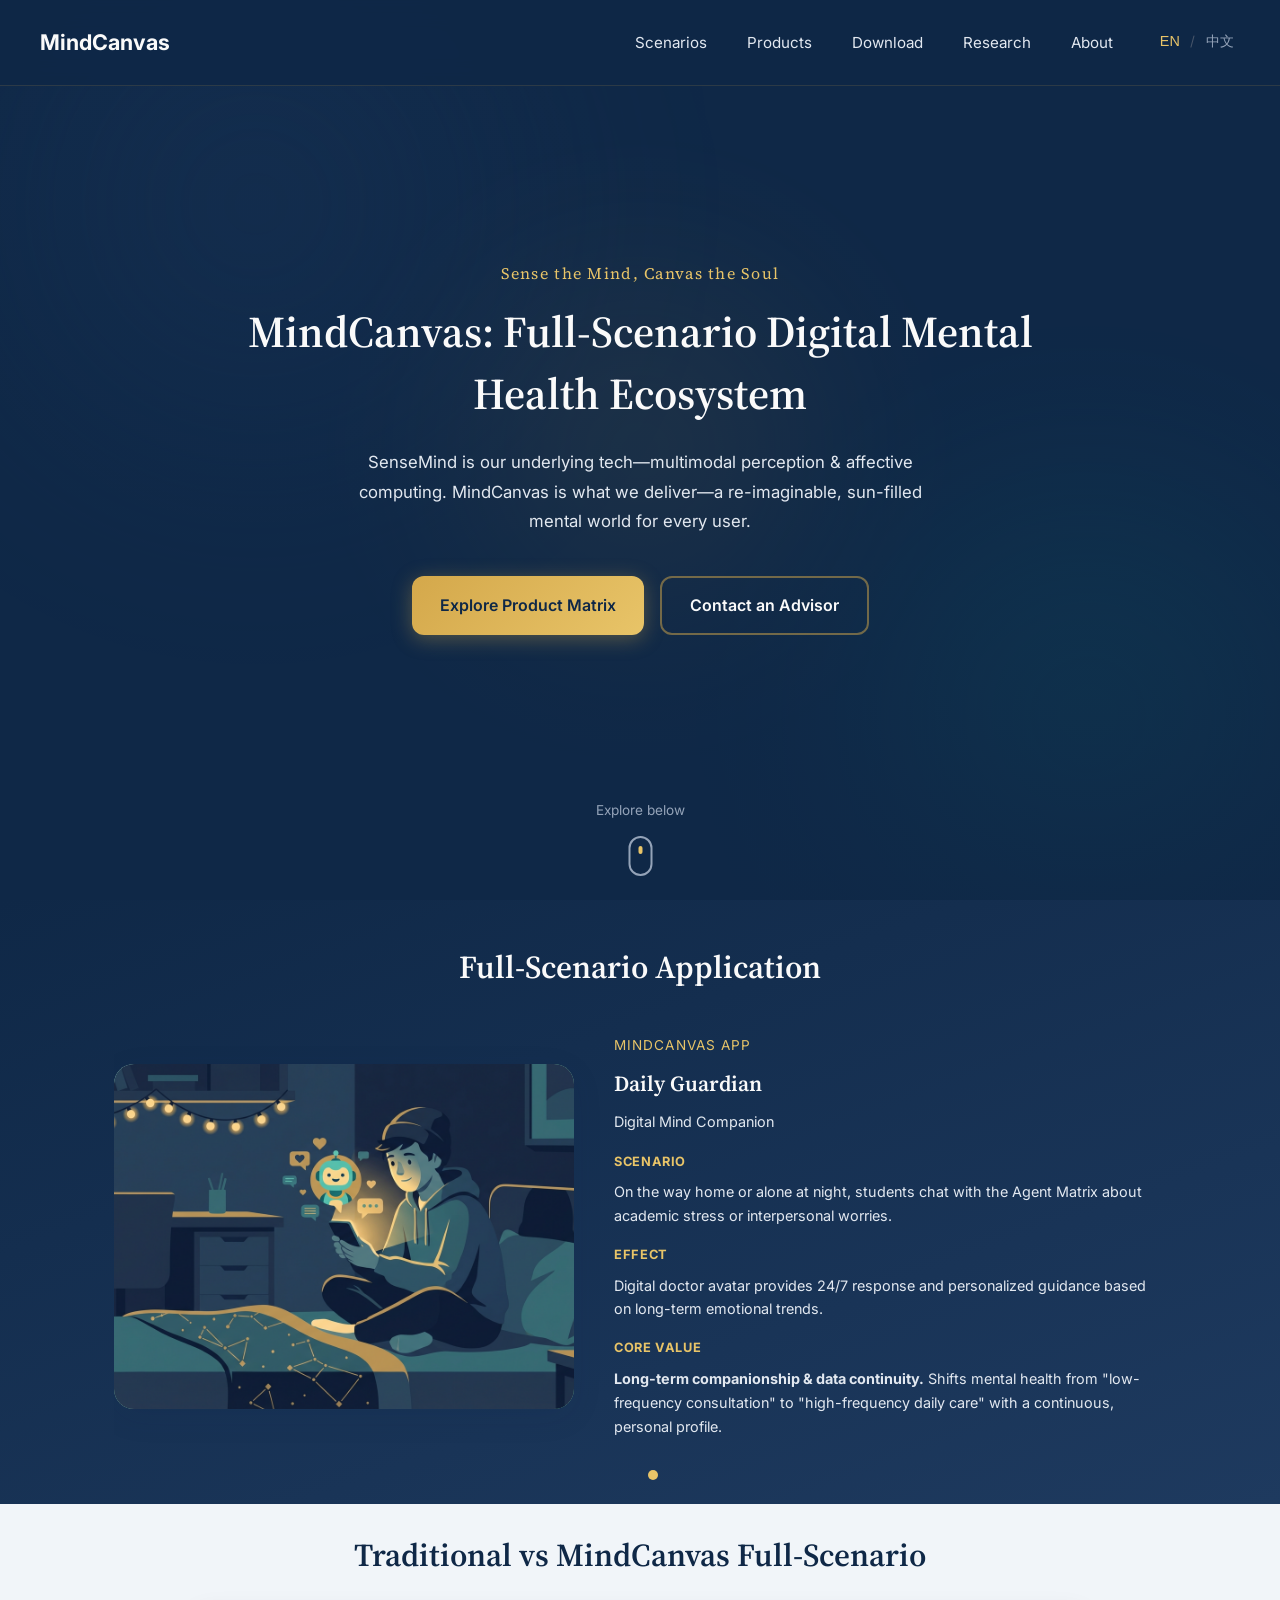
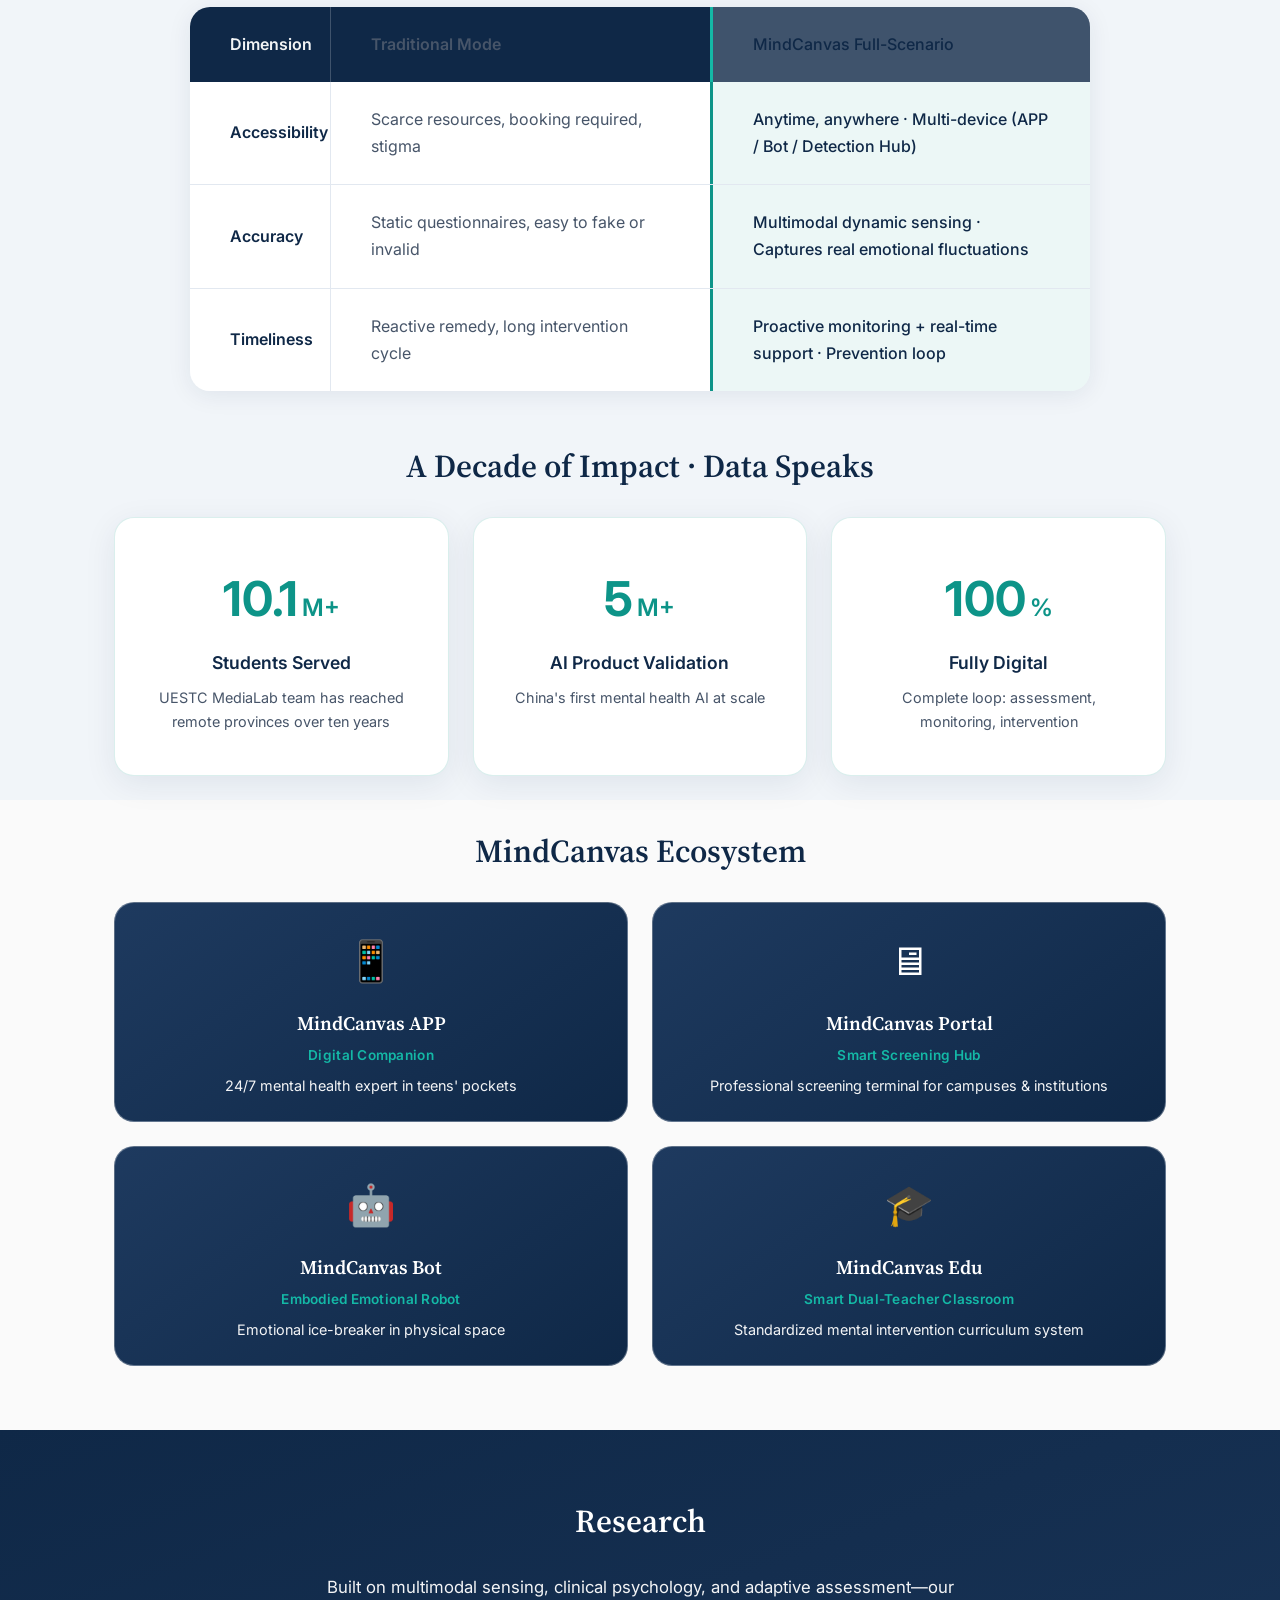
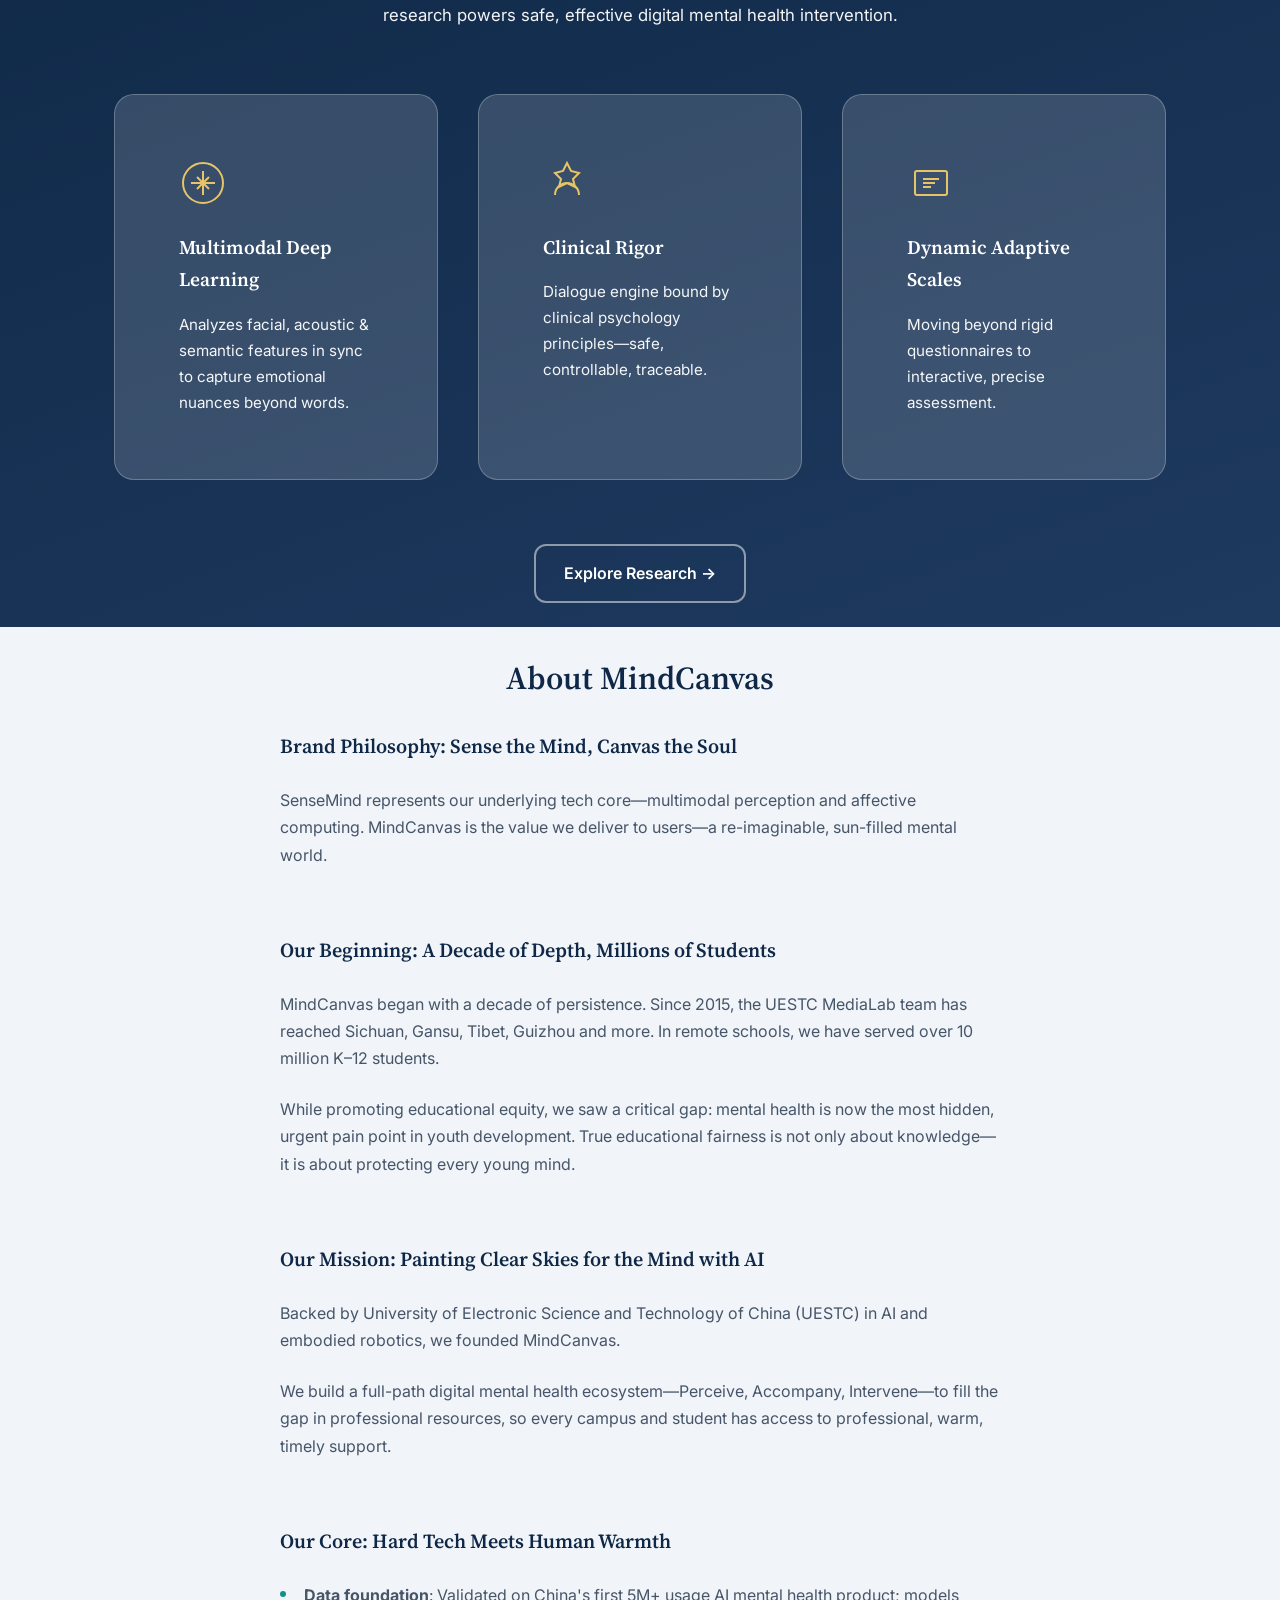
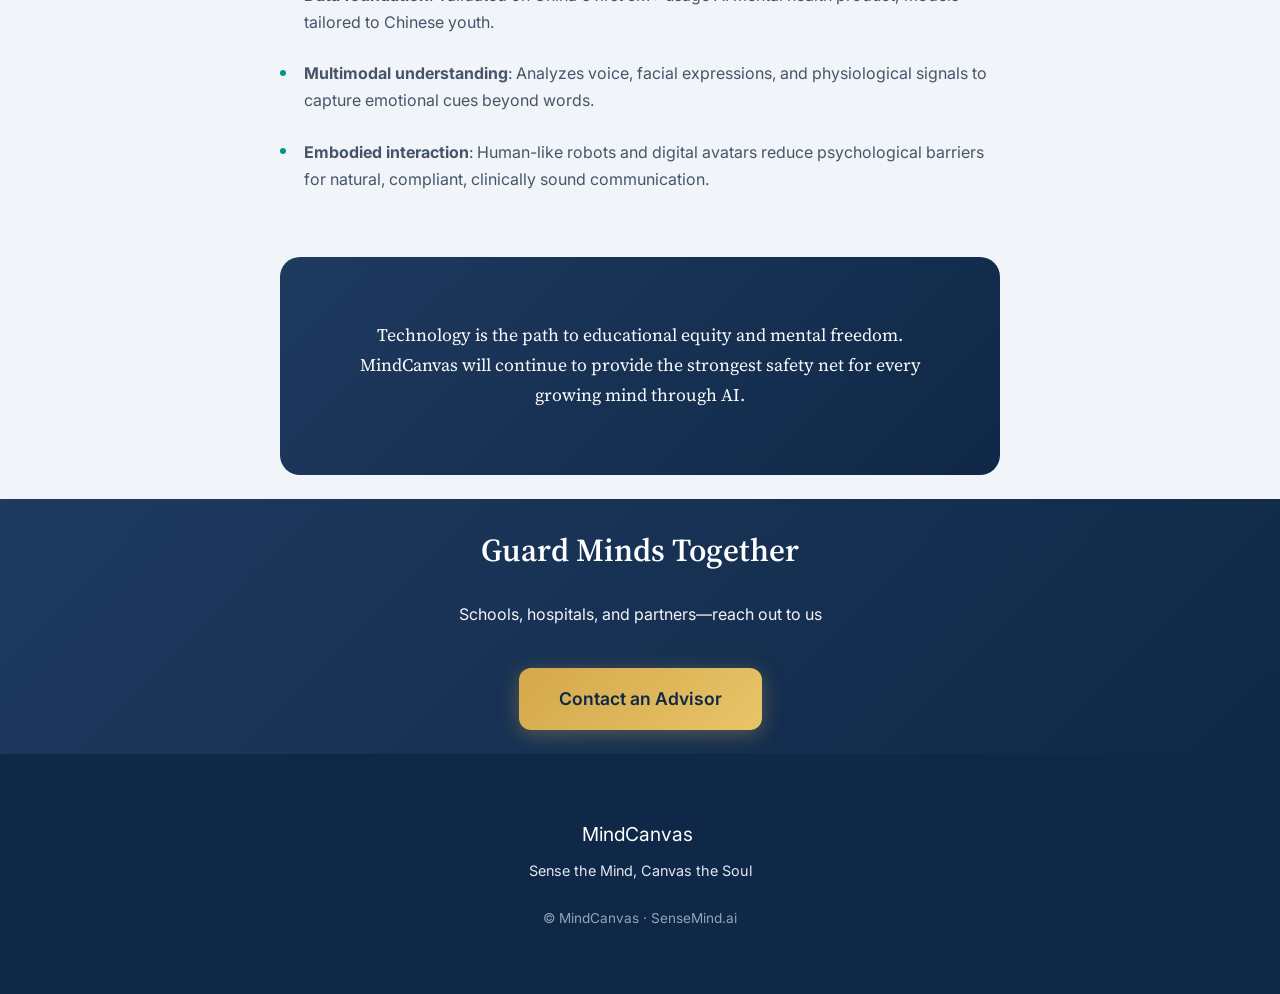
<file: index.html>
<!DOCTYPE html>
<html lang="en">
<head>
  <meta charset="UTF-8">
  <meta name="viewport" content="width=device-width, initial-scale=1.0">
  <title>MindCanvas — Full-Scenario Digital Mental Health Ecosystem</title>
  <meta name="description" content="Sense the Mind, Canvas the Soul. MindCanvas is a full-scenario digital mental health ecosystem powered by SenseMind—multimodal perception and affective computing.">
  <link rel="preconnect" href="https://fonts.googleapis.com">
  <link rel="preconnect" href="https://fonts.gstatic.com" crossorigin>
  <link href="https://fonts.googleapis.com/css2?family=Inter:wght@400;500;600;700&family=Source+Serif+4:opsz,wght@8..60,400;8..60,600;8..60,700&family=Noto+Sans+SC:wght@400;500;600;700&family=Noto+Serif+SC:wght@400;500;600;700&display=swap" rel="stylesheet">
  <link rel="stylesheet" href="styles.css">
</head>
<body>
  <header class="site-header">
    <nav class="nav">
      <a href="index.html" class="logo">
        <span class="logo-text">MindCanvas</span>
        <span class="logo-sub" data-i18n="logoSub">心幕</span>
      </a>
      <ul class="nav-links">
        <li><a href="#scenarios" data-i18n="navScenarios">Scenarios</a></li>
        <li><a href="#solutions" data-i18n="navProducts">Products</a></li>
        <li><a href="app.html" data-i18n="navDownload">Download</a></li>
        <li><a href="research.html" data-i18n="navTechnology">Research</a></li>
        <li><a href="#about" data-i18n="navAbout">About</a></li>
        <li>
          <div class="lang-switcher">
            <button type="button" class="lang-btn active" data-lang="en" aria-label="English">EN</button>
            <span class="lang-sep">/</span>
            <button type="button" class="lang-btn" data-lang="zh" aria-label="中文">中文</button>
          </div>
        </li>
      </ul>
      <button class="nav-toggle" aria-label="Menu">
        <span></span><span></span><span></span>
      </button>
    </nav>
  </header>

  <main>
    <section class="hero" id="hero">
      <div class="hero-canvas" aria-hidden="true">
        <div class="fluid-gradient fluid-1"></div>
        <div class="fluid-gradient fluid-2"></div>
        <div class="fluid-gradient fluid-3"></div>
        <div class="canvas-overlay"></div>
      </div>
      <div class="hero-content">
        <p class="hero-tagline" data-i18n="heroTagline">Weaving the canvas of mind with AI, guarding clear skies for every soul.</p>
        <h1 class="hero-title" data-i18n="heroTitle">MindCanvas: Full-Scenario Digital Mental Health Ecosystem</h1>
        <p class="hero-subtitle" data-i18n="heroSubtitle">Built on world-class engineering, a decade in education, serving millions of students. We perceive the mind with AI, heal growth with art.</p>
        <div class="hero-cta">
          <a href="#solutions" class="btn btn-primary" data-i18n="ctaExplore">Explore Product Matrix</a>
          <a href="#contact" class="btn btn-secondary" data-i18n="ctaContact">Contact an Advisor</a>
        </div>
      </div>
      <a href="#scenarios" class="hero-scroll" aria-label="Go to next section">
        <span data-i18n="heroScroll">Explore below</span>
        <div class="scroll-indicator"></div>
      </a>
    </section>

    <section class="scenarios" id="scenarios">
      <div class="container">
        <h2 class="section-title" data-i18n="scenariosTitle">Full-Scenario Application</h2>
        <div class="scenario-carousel">
          <div class="carousel-track">
            <article class="scenario-slide active" data-scenario="portal">
              <div class="slide-visual slide-portal">
                <img src="assets/scene-portal.jpg" alt="校园筛查场景 - MindCanvas Portal" class="scene-img" onerror="this.style.display='none'">
                <div class="scene-illustration" aria-hidden="true"></div>
              </div>
              <div class="slide-content">
                <p class="slide-product">MindCanvas Portal</p>
                <h3 class="slide-title" data-i18n="scene1Title">Campus Screening</h3>
                <p class="slide-subtitle" data-i18n="scene1Sub">Smart Mental Health Detection Hub</p>
                <div class="slide-detail">
                  <h4 data-i18n="sceneUsage">Scenario</h4>
                  <p data-i18n="scene1Usage">Students enter a private, welcoming smart detection booth at the school library or counseling room for a brief AI dialogue and regular "mental health checkup."</p>
                  <h4 data-i18n="sceneEffect">Effect</h4>
                  <p data-i18n="scene1Effect">Multimodal sensing captures subtle facial and acoustic cues—no rigid pencil-and-paper tests.</p>
                  <h4 data-i18n="sceneValue">Core Value</h4>
                  <p data-i18n="scene1Value"><strong>Efficient screening & early warning.</strong> Addresses the shortage of school counselors, pinpointing high-risk individuals at scale.</p>
                </div>
              </div>
            </article>
            <article class="scenario-slide" data-scenario="bot">
              <div class="slide-visual slide-bot">
                <img src="assets/scene-bot.jpg" alt="深度互动场景 - MindCanvas Bot" class="scene-img" onerror="this.style.display='none'">
                <div class="scene-illustration" aria-hidden="true"></div>
              </div>
              <div class="slide-content">
                <p class="slide-product">MindCanvas Bot</p>
                <h3 class="slide-title" data-i18n="scene2Title">Deep Interaction</h3>
                <p class="slide-subtitle" data-i18n="scene2Sub">Embodied AI Emotional Robot</p>
                <div class="slide-detail">
                  <h4 data-i18n="sceneUsage">Scenario</h4>
                  <p data-i18n="scene2Usage">A humanoid robot appears in the break room or counseling space, acting as a companion for reserved or highly introverted students.</p>
                  <h4 data-i18n="sceneEffect">Effect</h4>
                  <p data-i18n="scene2Effect">Soft interaction and expressive language significantly lower psychological defenses.</p>
                  <h4 data-i18n="sceneValue">Core Value</h4>
                  <p data-i18n="scene2Value"><strong>Emotional ice-breaking & higher adherence.</strong> Physical presence creates deeper connection than a screen, improving cooperation in interventions.</p>
                </div>
              </div>
            </article>
            <article class="scenario-slide" data-scenario="app">
              <div class="slide-visual slide-app">
                <img src="assets/scene-app.jpg" alt="日常守护场景 - MindCanvas APP" class="scene-img" onerror="this.style.display='none'">
                <div class="scene-illustration" aria-hidden="true"></div>
              </div>
              <div class="slide-content">
                <p class="slide-product">MindCanvas APP</p>
                <h3 class="slide-title" data-i18n="scene3Title">Daily Guardian</h3>
                <p class="slide-subtitle" data-i18n="scene3Sub">Digital Mind Companion</p>
                <div class="slide-detail">
                  <h4 data-i18n="sceneUsage">Scenario</h4>
                  <p data-i18n="scene3Usage">On the way home or alone at night, students chat with the Agent Matrix about academic stress or interpersonal worries.</p>
                  <h4 data-i18n="sceneEffect">Effect</h4>
                  <p data-i18n="scene3Effect">Digital doctor avatar provides 24/7 response and personalized guidance based on long-term emotional trends.</p>
                  <h4 data-i18n="sceneValue">Core Value</h4>
                  <p data-i18n="scene3Value"><strong>Long-term companionship & data continuity.</strong> Shifts mental health from "low-frequency consultation" to "high-frequency daily care" with a continuous, personal profile.</p>
                </div>
              </div>
            </article>
            <article class="scenario-slide" data-scenario="edu">
              <div class="slide-visual slide-edu">
                <img src="assets/scene-edu.jpg" alt="课堂预防场景 - MindCanvas Edu" class="scene-img" onerror="this.style.display='none'">
                <div class="scene-illustration" aria-hidden="true"></div>
              </div>
              <div class="slide-content">
                <p class="slide-product">MindCanvas Edu</p>
                <h3 class="slide-title" data-i18n="scene4Title">Classroom Prevention</h3>
                <p class="slide-subtitle" data-i18n="scene4Sub">Smart Dual-Teacher Classroom</p>
                <div class="slide-detail">
                  <h4 data-i18n="sceneUsage">Scenario</h4>
                  <p data-i18n="scene4Usage">In remote-area classrooms, the AI dual-teacher system leads students through psychological resilience training on a large screen.</p>
                  <h4 data-i18n="sceneEffect">Effect</h4>
                  <p data-i18n="scene4Effect">With integrated mental health readers, students learn emotion-management skills through reading and AI interaction.</p>
                  <h4 data-i18n="sceneValue">Core Value</h4>
                  <p data-i18n="scene4Value"><strong>Educational equity & universal access.</strong> Delivers standardized mental intervention even where teachers are scarce, serving millions of students.</p>
                </div>
              </div>
            </article>
          </div>
          <div class="carousel-indicators">
            <button type="button" class="indicator active" data-index="0" aria-label="Scene 1"></button>
            <button type="button" class="indicator" data-index="1" aria-label="Scene 2"></button>
            <button type="button" class="indicator" data-index="2" aria-label="Scene 3"></button>
            <button type="button" class="indicator" data-index="3" aria-label="Scene 4"></button>
          </div>
        </div>
      </div>
    </section>

    <section class="comparison" id="comparison">
      <div class="container">
        <h2 class="section-title" data-i18n="compareTitle">Traditional vs MindCanvas Full-Scenario</h2>
        <div class="compare-table">
          <div class="compare-row compare-header">
            <div class="compare-cell compare-dim" data-i18n="compareDim">Dimension</div>
            <div class="compare-cell compare-traditional" data-i18n="compareTraditional">Traditional Mode</div>
            <div class="compare-cell compare-mindcanvas" data-i18n="compareMindCanvas">MindCanvas Full-Scenario</div>
          </div>
          <div class="compare-row">
            <div class="compare-cell compare-dim" data-i18n="compareAccess">Accessibility</div>
            <div class="compare-cell compare-traditional" data-i18n="compareAccessOld">Scarce resources, booking required, stigma</div>
            <div class="compare-cell compare-mindcanvas" data-i18n="compareAccessNew">Anytime, anywhere · Multi-device (APP / Bot / Detection Hub)</div>
          </div>
          <div class="compare-row">
            <div class="compare-cell compare-dim" data-i18n="compareAccuracy">Accuracy</div>
            <div class="compare-cell compare-traditional" data-i18n="compareAccuracyOld">Static questionnaires, easy to fake or invalid</div>
            <div class="compare-cell compare-mindcanvas" data-i18n="compareAccuracyNew">Multimodal dynamic sensing · Captures real emotional fluctuations</div>
          </div>
          <div class="compare-row">
            <div class="compare-cell compare-dim" data-i18n="compareTimely">Timeliness</div>
            <div class="compare-cell compare-traditional" data-i18n="compareTimelyOld">Reactive remedy, long intervention cycle</div>
            <div class="compare-cell compare-mindcanvas" data-i18n="compareTimelyNew">Proactive monitoring + real-time support · Prevention loop</div>
          </div>
        </div>
      </div>
    </section>

    <section class="legacy" id="legacy">
      <div class="container">
        <h2 class="section-title" data-i18n="legacyTitle">A Decade of Impact · Data Speaks</h2>
        <div class="legacy-stats">
          <div class="stat-card">
            <span class="stat-number" data-target-en="10.1" data-target-zh="1010">0</span>
            <span class="stat-unit" data-i18n-unit="stat1Unit">M+</span>
            <p class="stat-label" data-i18n="stat1Label">Students Served</p>
            <p class="stat-desc" data-i18n="stat1Desc">UESTC MediaLab team has reached remote provinces over ten years</p>
          </div>
          <div class="stat-card">
            <span class="stat-number" data-target-en="5" data-target-zh="500">0</span>
            <span class="stat-unit" data-i18n-unit="stat2Unit">M+</span>
            <p class="stat-label" data-i18n="stat2Label">AI Product Validation</p>
            <p class="stat-desc" data-i18n="stat2Desc">China's first mental health AI at scale</p>
          </div>
          <div class="stat-card">
            <span class="stat-number stat-percent" data-target-en="100" data-target-zh="100">0</span>
            <span class="stat-unit">%</span>
            <p class="stat-label" data-i18n="stat3Label">Fully Digital</p>
            <p class="stat-desc" data-i18n="stat3Desc">Complete loop: assessment, monitoring, intervention</p>
          </div>
        </div>
      </div>
    </section>

    <section class="solutions" id="solutions">
      <div class="container">
        <h2 class="section-title" data-i18n="solutionsTitle">Full-Scenario Solutions</h2>
        <div class="solution-cards">
          <article class="solution-card" data-product="app">
            <div class="card-inner">
              <div class="card-front">
                <div class="card-icon">📱</div>
                <h3>MindCanvas APP</h3>
                <p class="card-tag" data-i18n="appTag">Digital Companion</p>
                <p class="card-desc" data-i18n="appDesc">Teens' personal emotional pocket tool</p>
              </div>
              <div class="card-back">
                <h4 data-i18n="appTech">Core Tech</h4>
                <ul>
                  <li data-i18n="appTechItem1">Agent Matrix</li>
                  <li data-i18n="appTech2">Digital Doctor Avatar</li>
                  <li data-i18n="appTechItem3">24/7 Empathetic Dialogue</li>
                </ul>
                <p class="card-highlight" data-i18n="appHighlight">Exclusive · Long-term mood tracking</p>
                <a href="app.html" class="card-link" data-i18n="learnMore">Learn more →</a>
              </div>
            </div>
          </article>
          <article class="solution-card" data-product="portal">
            <div class="card-inner">
              <div class="card-front">
                <div class="card-icon">🖥</div>
                <h3>MindCanvas Portal</h3>
                <p class="card-tag" data-i18n="portalTag">Smart Detection Hub</p>
                <p class="card-desc" data-i18n="portalDesc">Rapid screening terminal for campuses, hospitals & institutions</p>
              </div>
              <div class="card-back">
                <h4 data-i18n="appTech">Core Tech</h4>
                <ul>
                  <li data-i18n="portalTechItem1">Multimodal sensing (visual, acoustic, physiological)</li>
                  <li data-i18n="portalTechItem2">AIGC dynamic adaptive scales</li>
                </ul>
                <p class="card-highlight" data-i18n="portalHighlight">Library · Clinic · One-stop deployment</p>
                <a href="portal.html" class="card-link" data-i18n="learnMore">Learn more →</a>
              </div>
            </div>
          </article>
          <article class="solution-card" data-product="bot">
            <div class="card-inner">
              <div class="card-front">
                <div class="card-icon">🤖</div>
                <h3>MindCanvas Bot</h3>
                <p class="card-tag" data-i18n="botTag">Embodied Robot</p>
                <p class="card-desc" data-i18n="botDesc">Physical space interactor & emotional ice-breaker</p>
              </div>
              <div class="card-back">
                <h4 data-i18n="appTech">Core Tech</h4>
                <ul>
                  <li data-i18n="botTechItem1">Embodied AI</li>
                  <li data-i18n="botTechItem2">Human-like expression & speech</li>
                  <li data-i18n="botTechItem3">Voice-text emotion recognition</li>
                </ul>
                <p class="card-highlight" data-i18n="botHighlight">Lower defenses · Higher adherence</p>
                <a href="bot.html" class="card-link" data-i18n="learnMore">Learn more →</a>
              </div>
            </div>
          </article>
          <article class="solution-card" data-product="edu">
            <div class="card-inner">
              <div class="card-front">
                <div class="card-icon">🎓</div>
                <h3>MindCanvas Edu</h3>
                <p class="card-tag" data-i18n="eduTag">Smart Classroom</p>
                <p class="card-desc" data-i18n="eduDesc">Comprehensive campus mental health intervention system</p>
              </div>
              <div class="card-back">
                <h4 data-i18n="appTech">Core Tech</h4>
                <ul>
                  <li data-i18n="eduTechItem1">AI dual-teacher classroom</li>
                  <li data-i18n="eduTechItem2">Integrated mental health readers</li>
                  <li data-i18n="eduTechItem3">Standardized intervention curriculum</li>
                </ul>
                <p class="card-highlight" data-i18n="eduHighlight">Addressing teacher shortages in remote areas</p>
                <a href="edu.html" class="card-link" data-i18n="learnMore">Learn more →</a>
              </div>
            </div>
          </article>
        </div>
      </div>
    </section>

    <section class="technology" id="research">
      <div class="container">
        <h2 class="section-title" data-i18n="techTitle">Research</h2>
        <p class="tech-intro" data-i18n="techIntro">Built on multimodal sensing, clinical psychology, and adaptive assessment—our research powers safe, effective digital mental health intervention.</p>
        <div class="tech-grid">
          <div class="tech-card">
            <div class="tech-icon">
              <svg viewBox="0 0 48 48" fill="none" xmlns="http://www.w3.org/2000/svg">
                <circle cx="24" cy="24" r="20" stroke="currentColor" stroke-width="2"/>
                <path d="M24 12v24M12 24h24" stroke="currentColor" stroke-width="2"/>
                <path d="M18 18l12 12M30 18L18 30" stroke="currentColor" stroke-width="2"/>
              </svg>
            </div>
            <h3 data-i18n="tech1Title">Multimodal Deep Learning</h3>
            <p data-i18n="tech1Desc">Analyzes facial, acoustic & semantic features in sync to capture emotional nuances beyond words.</p>
          </div>
          <div class="tech-card">
            <div class="tech-icon">
              <svg viewBox="0 0 48 48" fill="none" xmlns="http://www.w3.org/2000/svg">
                <path d="M24 4l4 8 8 2-6 6 2 8-8-4-8 4 2-8-6-6 8-2 4-8z" stroke="currentColor" stroke-width="2"/>
                <path d="M12 36c0-6.6 5.4-12 12-12s12 5.4 12 12" stroke="currentColor" stroke-width="2"/>
              </svg>
            </div>
            <h3 data-i18n="tech2Title">Clinical Rigor</h3>
            <p data-i18n="tech2Desc">Dialogue engine bound by clinical psychology principles—safe, controllable, traceable.</p>
          </div>
          <div class="tech-card">
            <div class="tech-icon">
              <svg viewBox="0 0 48 48" fill="none" xmlns="http://www.w3.org/2000/svg">
                <rect x="8" y="12" width="32" height="24" rx="2" stroke="currentColor" stroke-width="2"/>
                <path d="M16 20h16M16 24h12M16 28h8" stroke="currentColor" stroke-width="2"/>
              </svg>
            </div>
            <h3 data-i18n="tech3Title">Dynamic Adaptive Scales</h3>
            <p data-i18n="tech3Desc">Moving beyond rigid questionnaires to interactive, precise assessment.</p>
          </div>
        </div>
        <div class="tech-cta-wrap">
          <a href="research.html" class="btn btn-secondary" data-i18n="techCta">Explore Research →</a>
        </div>
      </div>
    </section>

    <section class="about" id="about">
      <div class="container">
        <h2 class="section-title" data-i18n="aboutTitle">About MindCanvas</h2>
        <div class="about-content">
          <div class="about-block">
            <h3 data-i18n="about0Title">Brand Philosophy: Sense the Mind, Canvas the Soul</h3>
            <p data-i18n="about0P1">SenseMind represents our underlying tech core—multimodal perception and affective computing. MindCanvas is the value we deliver to users—a re-imaginable, sun-filled mental world.</p>
          </div>
          <div class="about-block">
            <h3 data-i18n="about1Title">Our Beginning: A Decade of Depth, Millions of Students</h3>
            <p data-i18n="about1P1">MindCanvas began with a decade of persistence. Since 2015, the UESTC MediaLab team has reached Sichuan, Gansu, Tibet, Guizhou and more. In remote schools, we have served over 10 million K–12 students.</p>
            <p data-i18n="about1P2">While promoting educational equity, we saw a critical gap: mental health is now the most hidden, urgent pain point in youth development. True educational fairness is not only about knowledge—it is about protecting every young mind.</p>
          </div>
          <div class="about-block">
            <h3 data-i18n="about2Title">Our Mission: Painting Clear Skies for the Mind with AI</h3>
            <p data-i18n="about2P1">Backed by University of Electronic Science and Technology of China (UESTC) in AI and embodied robotics, we founded MindCanvas.</p>
            <p data-i18n="about2P2">We build a full-path digital mental health ecosystem—Perceive, Accompany, Intervene—to fill the gap in professional resources, so every campus and student has access to professional, warm, timely support.</p>
          </div>
          <div class="about-block">
            <h3 data-i18n="about3Title">Our Core: Hard Tech Meets Human Warmth</h3>
            <ul class="about-list">
              <li data-i18n="about3L1"><strong>Data foundation</strong>: Validated on China's first 5M+ usage AI mental health product; models tailored to Chinese youth.</li>
              <li data-i18n="about3L2"><strong>Multimodal understanding</strong>: Analyzes voice, facial expressions, and physiological signals to capture emotional cues beyond words.</li>
              <li data-i18n="about3L3"><strong>Embodied interaction</strong>: Human-like robots and digital avatars reduce psychological barriers for natural, compliant, clinically sound communication.</li>
            </ul>
          </div>
          <div class="about-vision">
            <p class="vision-text" data-i18n="visionText">Technology is the path to educational equity and mental freedom. MindCanvas will continue to provide the strongest safety net for every growing mind through AI.</p>
          </div>
        </div>
      </div>
    </section>

    <section class="contact" id="contact">
      <div class="container">
        <h2 class="section-title" data-i18n="contactTitle">Guard Minds Together</h2>
        <p class="contact-subtitle" data-i18n="contactSubtitle">Schools, hospitals, and partners—reach out to us</p>
        <a href="mailto:contact@sensemind.ai" class="btn btn-primary btn-large" data-i18n="contactCta">Contact an Advisor</a>
      </div>
    </section>
  </main>

  <footer class="site-footer">
    <div class="container">
      <div class="footer-brand">
        <span class="logo-text">MindCanvas</span>
        <span class="logo-sub" data-i18n="logoSub">心幕</span>
      </div>
      <p class="footer-slogan" data-i18n="footerSlogan">Weaving the canvas of mind with AI, guarding clear skies for every soul.</p>
      <p class="footer-copy" data-i18n="footerCopy">© MindCanvas · sensemind.ai</p>
    </div>
  </footer>

  <script src="i18n.js"></script>
  <script src="script.js"></script>
</body>
</html>
</file>
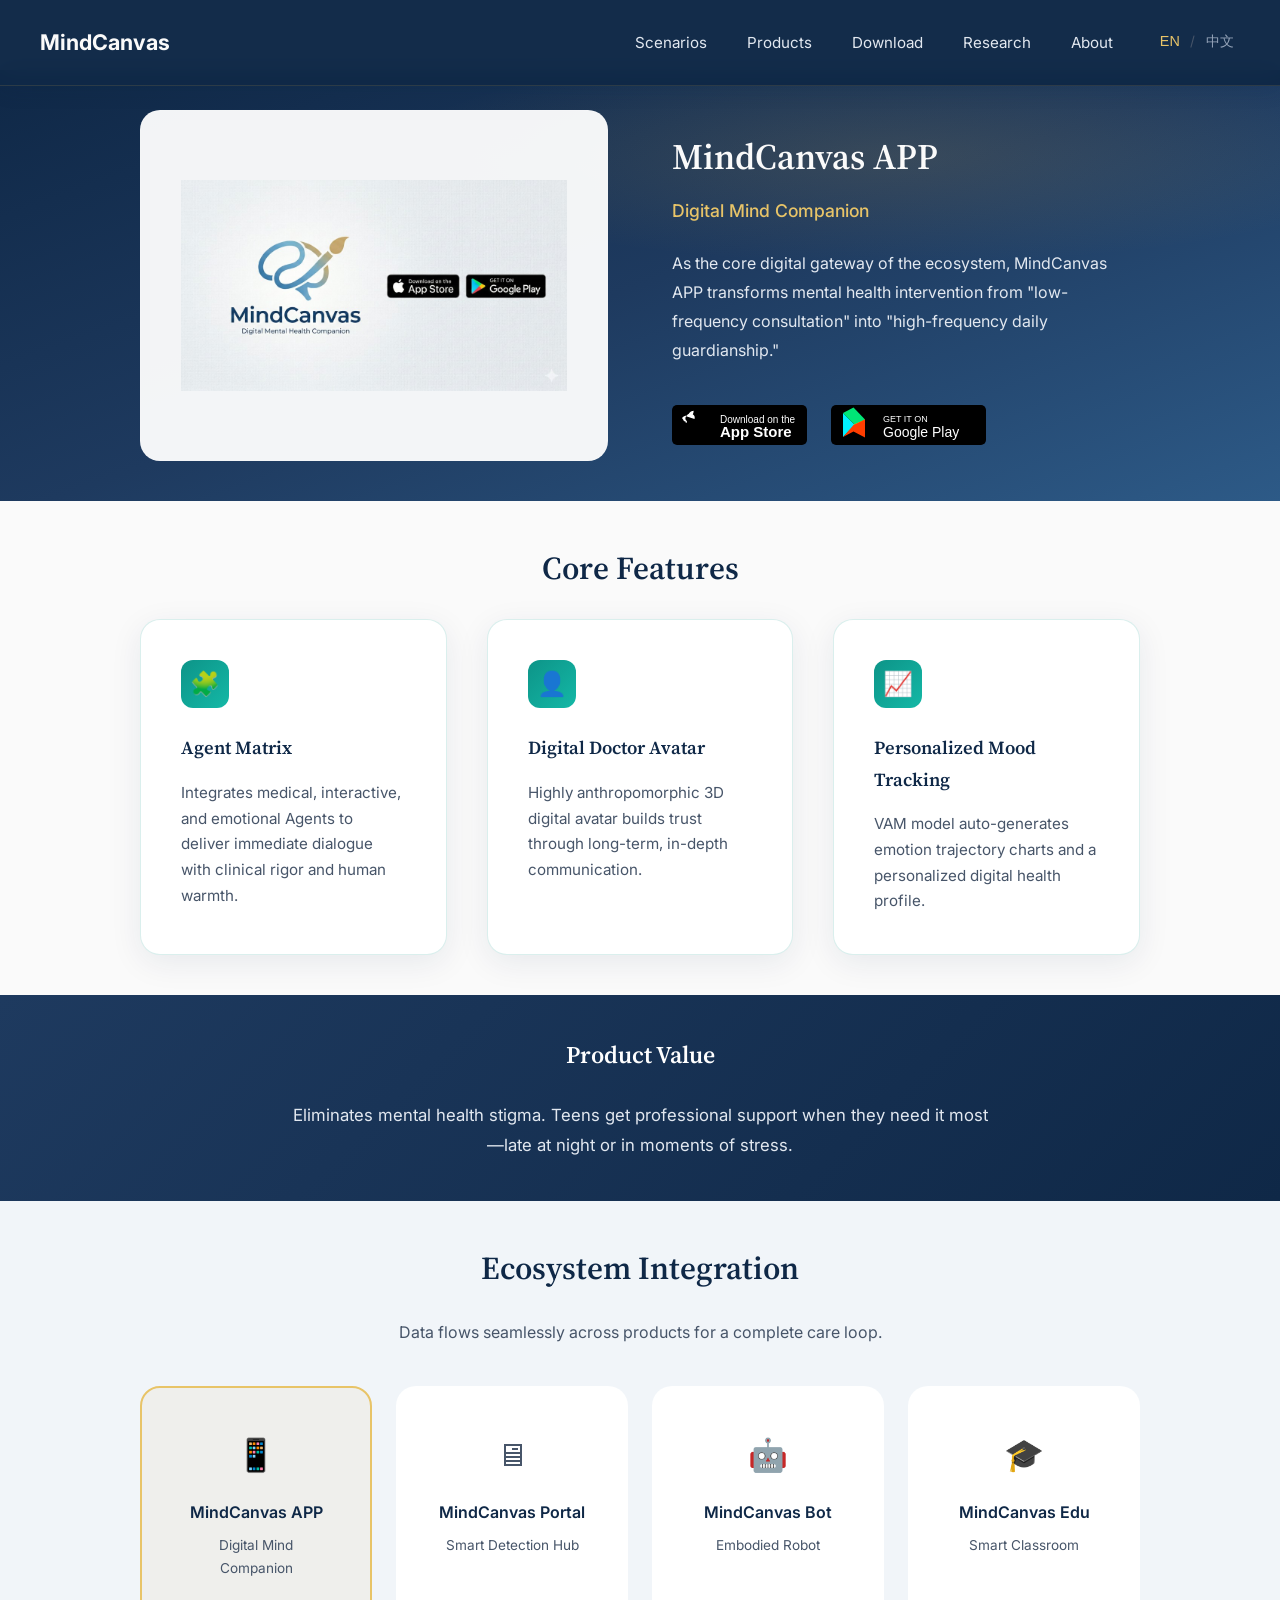
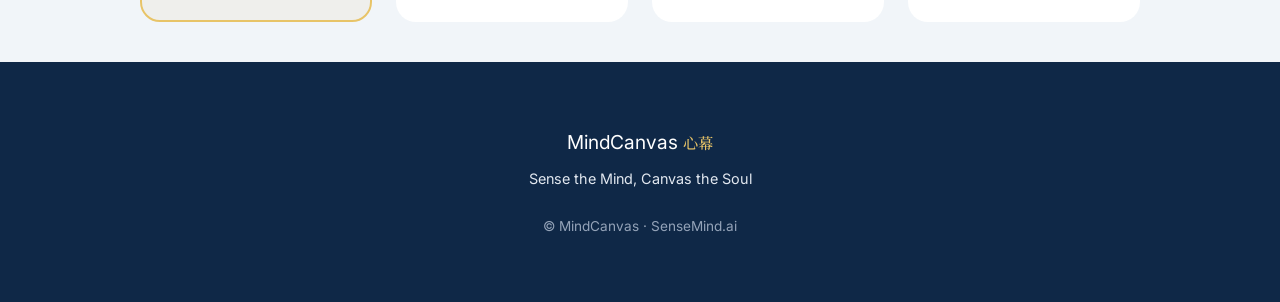
<file: app.html>
<!DOCTYPE html>
<html lang="en">
<head>
  <meta charset="UTF-8">
  <meta name="viewport" content="width=device-width, initial-scale=1.0">
  <title>MindCanvas APP — Digital Mind Companion</title>
  <meta name="description" content="24/7 emotional support for teens and parents. Agent Matrix, Digital Doctor Avatar, personalized mood tracking.">
  <link rel="preconnect" href="https://fonts.googleapis.com">
  <link rel="preconnect" href="https://fonts.gstatic.com" crossorigin>
  <link href="https://fonts.googleapis.com/css2?family=Inter:wght@400;500;600;700&family=Source+Serif+4:opsz,wght@8..60,400;8..60,600;8..60,700&family=Noto+Sans+SC:wght@400;500;600;700&family=Noto+Serif+SC:wght@400;500;600;700&display=swap" rel="stylesheet">
  <link rel="stylesheet" href="styles.css">
  <link rel="stylesheet" href="product.css">
</head>
<body data-product="app" class="product-page">
  <header class="site-header scrolled">
    <nav class="nav">
      <a href="index.html" class="logo">
        <span class="logo-text">MindCanvas</span>
        <span class="logo-sub">心幕</span>
      </a>
      <ul class="nav-links">
        <li><a href="scenarios.html" data-nav="scenarios">Scenarios</a></li>
        <li><a href="overview.html#solutions" data-nav="products">Products</a></li>
        <li><a href="app.html" data-nav="download">Download</a></li>
        <li><a href="research.html" data-nav="technology">Research</a></li>
        <li><a href="overview.html#about" data-nav="about">About</a></li>
        <li>
          <div class="lang-switcher">
            <button type="button" class="lang-btn active" data-lang="en">EN</button>
            <span class="lang-sep">/</span>
            <button type="button" class="lang-btn" data-lang="zh">中文</button>
          </div>
        </li>
      </ul>
      <button class="nav-toggle" aria-label="Menu"><span></span><span></span><span></span></button>
    </nav>
  </header>

  <main>
    <section class="product-hero product-hero-app">
      <div class="product-hero-inner">
        <div class="product-hero-visual product-hero-logo">
          <img src="assets/logo-app.png" alt="MindCanvas — Digital Mental Health Companion" class="app-logo-img">
        </div>
        <div class="product-hero-content">
          <h1 data-pi18n="title">MindCanvas APP</h1>
          <p class="product-tagline" data-pi18n="tagline">Digital Mind Companion</p>
          <p class="product-overview" data-pi18n="overview">As the core digital gateway of the ecosystem, MindCanvas APP transforms mental health intervention from "low-frequency consultation" into "high-frequency daily guardianship."</p>
          <div class="download-badges">
            <a href="#" class="store-badge" aria-label="Download on the App Store">
              <img src="assets/badge-appstore.svg" alt="Download on the App Store" width="135" height="40">
            </a>
            <a href="#" class="store-badge" aria-label="Get it on Google Play">
              <img src="assets/badge-googleplay.svg" alt="GET IT ON Google Play" width="155" height="40">
            </a>
          </div>
        </div>
      </div>
    </section>

    <section class="product-features">
      <div class="container">
        <h2 class="section-title" data-pi18n="featuresTitle">Core Features</h2>
        <div class="feature-grid">
          <div class="feature-card">
            <div class="feature-icon">🧩</div>
            <h3 data-pi18n="f1Title">Agent Matrix</h3>
            <p data-pi18n="f1Desc">Integrates medical, interactive, and emotional Agents to deliver immediate dialogue with clinical rigor and human warmth.</p>
          </div>
          <div class="feature-card">
            <div class="feature-icon">👤</div>
            <h3 data-pi18n="f2Title">Digital Doctor Avatar</h3>
            <p data-pi18n="f2Desc">Highly anthropomorphic 3D digital avatar builds trust through long-term, in-depth communication.</p>
          </div>
          <div class="feature-card">
            <div class="feature-icon">📈</div>
            <h3 data-pi18n="f3Title">Personalized Mood Tracking</h3>
            <p data-pi18n="f3Desc">VAM model auto-generates emotion trajectory charts and a personalized digital health profile.</p>
          </div>
        </div>
      </div>
    </section>

    <section class="product-value">
      <div class="product-value-inner">
        <h2 data-pi18n="valueTitle">Product Value</h2>
        <p data-pi18n="value">Eliminates mental health stigma. Teens get professional support when they need it most—late at night or in moments of stress.</p>
      </div>
    </section>

    <section class="product-ecosystem">
      <div class="container">
        <h2 class="section-title" data-pi18n="ecoTitle">Ecosystem Integration</h2>
        <p style="text-align:center;color:var(--gray-600);margin-bottom:var(--space-lg);max-width:560px;margin-left:auto;margin-right:auto;" data-pi18n="ecoDesc">Data flows seamlessly across products for a complete care loop.</p>
        <div class="ecosystem-grid">
          <a href="app.html" class="ecosystem-card current">
            <div class="eco-icon">📱</div>
            <h4>MindCanvas APP</h4>
            <p data-pi18n="tagline">Digital Mind Companion</p>
          </a>
          <a href="portal.html" class="ecosystem-card">
            <div class="eco-icon">🖥</div>
            <h4>MindCanvas Portal</h4>
            <p>Smart Detection Hub</p>
          </a>
          <a href="bot.html" class="ecosystem-card">
            <div class="eco-icon">🤖</div>
            <h4>MindCanvas Bot</h4>
            <p>Embodied Robot</p>
          </a>
          <a href="edu.html" class="ecosystem-card">
            <div class="eco-icon">🎓</div>
            <h4>MindCanvas Edu</h4>
            <p>Smart Classroom</p>
          </a>
        </div>
      </div>
    </section>
  </main>

  <footer class="site-footer">
    <div class="container">
      <div class="footer-brand">
        <span class="logo-text">MindCanvas</span>
        <span class="logo-sub">心幕</span>
      </div>
      <p class="footer-slogan">Sense the Mind, Canvas the Soul</p>
      <p class="footer-copy">© MindCanvas 心幕 · sensemind.ai</p>
    </div>
  </footer>

  <script src="product-i18n.js"></script>
  <script src="product.js"></script>
</body>
</html>
</file>
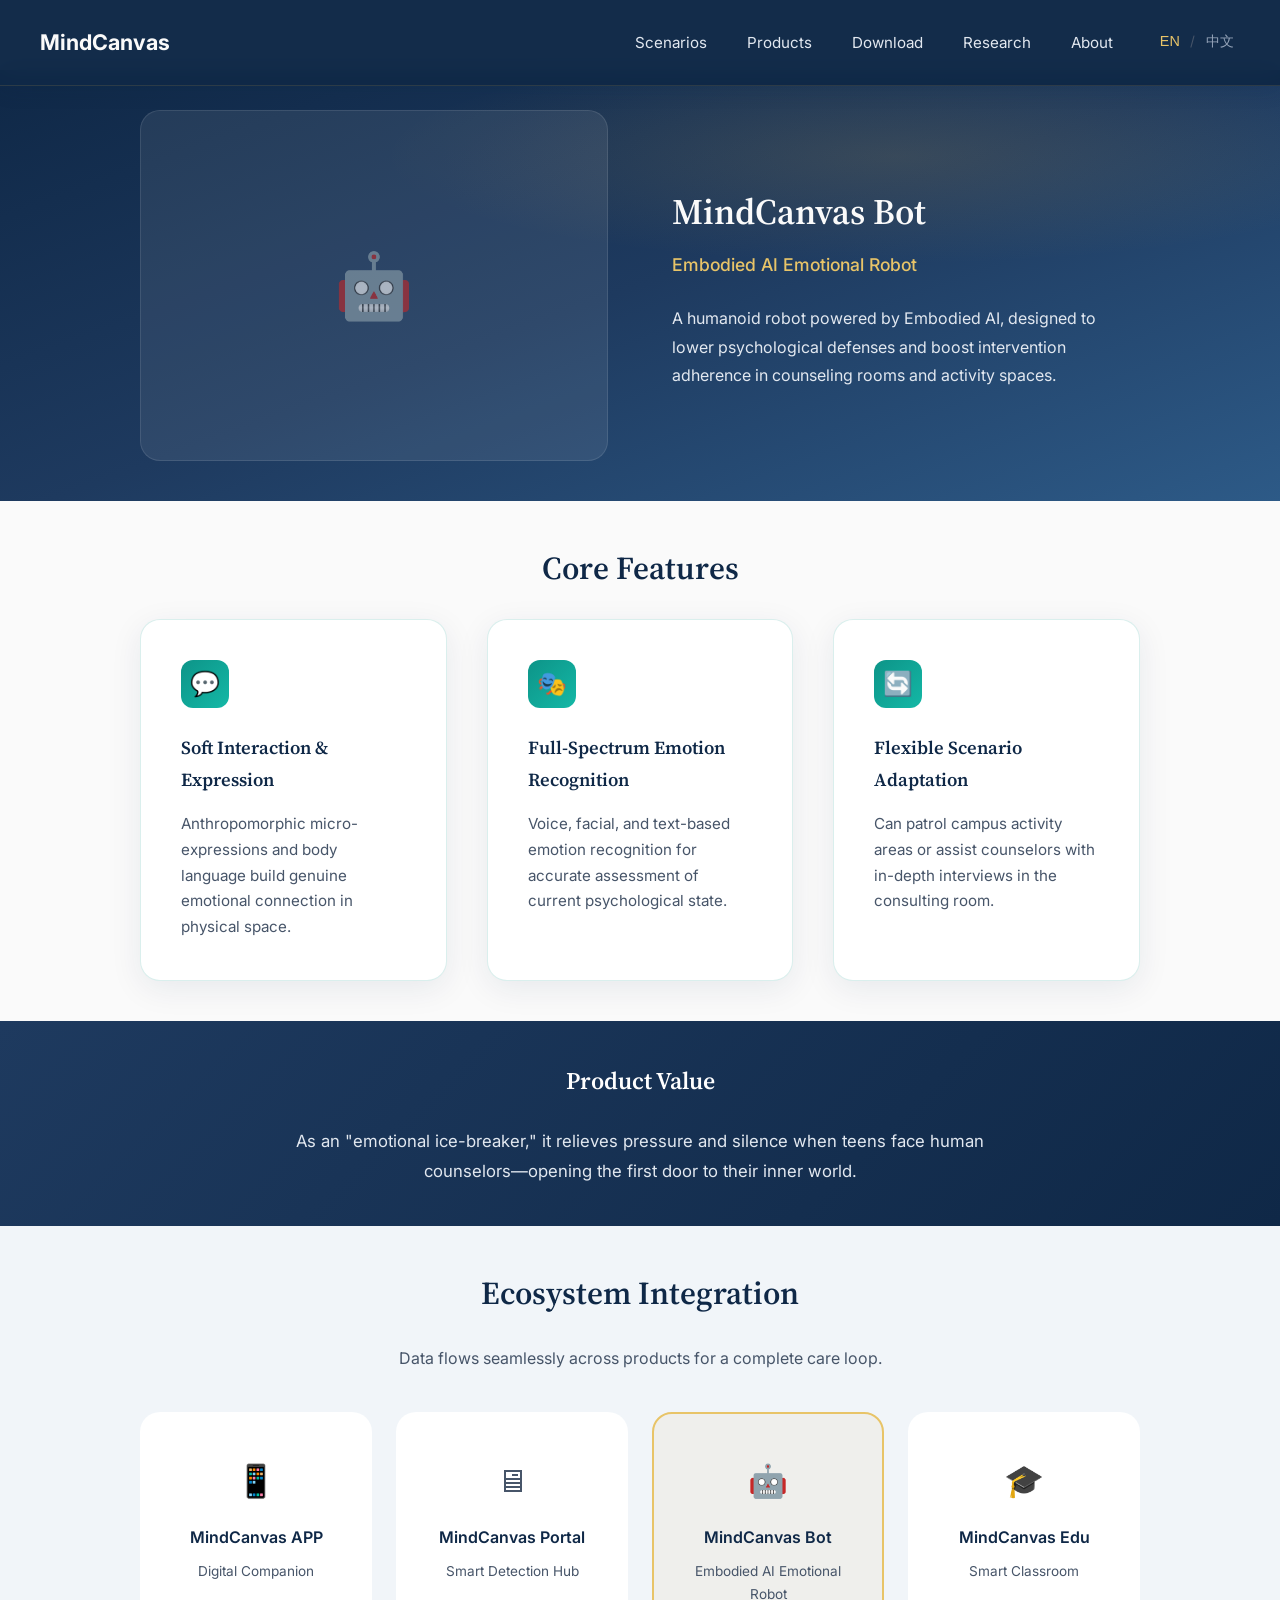
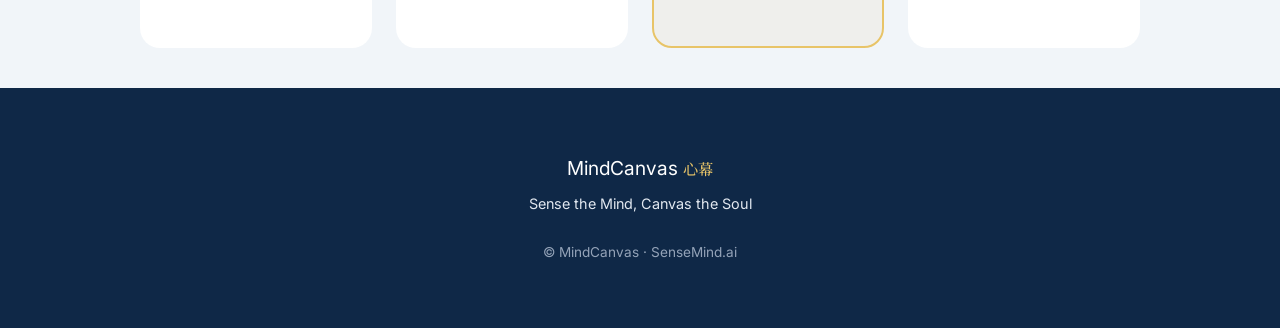
<file: bot.html>
<!DOCTYPE html>
<html lang="en">
<head>
  <meta charset="UTF-8">
  <meta name="viewport" content="width=device-width, initial-scale=1.0">
  <title>MindCanvas Bot — Embodied AI Emotional Robot</title>
  <meta name="description" content="Physical space interactor and emotional ice-breaker. Soft interaction, full-spectrum emotion recognition.">
  <link rel="preconnect" href="https://fonts.googleapis.com">
  <link rel="preconnect" href="https://fonts.gstatic.com" crossorigin>
  <link href="https://fonts.googleapis.com/css2?family=Inter:wght@400;500;600;700&family=Source+Serif+4:opsz,wght@8..60,400;8..60,600;8..60,700&family=Noto+Sans+SC:wght@400;500;600;700&family=Noto+Serif+SC:wght@400;500;600;700&display=swap" rel="stylesheet">
  <link rel="stylesheet" href="styles.css">
  <link rel="stylesheet" href="product.css">
</head>
<body data-product="bot" class="product-page">
  <header class="site-header scrolled">
    <nav class="nav">
      <a href="index.html" class="logo">
        <span class="logo-text">MindCanvas</span>
        <span class="logo-sub">心幕</span>
      </a>
      <ul class="nav-links">
        <li><a href="scenarios.html" data-nav="scenarios">Scenarios</a></li>
        <li><a href="overview.html#solutions" data-nav="products">Products</a></li>
        <li><a href="app.html" data-nav="download">Download</a></li>
        <li><a href="research.html" data-nav="technology">Research</a></li>
        <li><a href="overview.html#about" data-nav="about">About</a></li>
        <li>
          <div class="lang-switcher">
            <button type="button" class="lang-btn active" data-lang="en">EN</button>
            <span class="lang-sep">/</span>
            <button type="button" class="lang-btn" data-lang="zh">中文</button>
          </div>
        </li>
      </ul>
      <button class="nav-toggle" aria-label="Menu"><span></span><span></span><span></span></button>
    </nav>
  </header>

  <main>
    <section class="product-hero">
      <div class="product-hero-inner">
        <div class="product-hero-visual">
          <span class="product-hero-visual-placeholder">🤖</span>
        </div>
        <div class="product-hero-content">
          <h1 data-pi18n="title">MindCanvas Bot</h1>
          <p class="product-tagline" data-pi18n="tagline">Embodied AI Emotional Robot</p>
          <p class="product-overview" data-pi18n="overview">A humanoid robot powered by Embodied AI, designed to lower psychological defenses and boost intervention adherence in counseling rooms and activity spaces.</p>
        </div>
      </div>
    </section>

    <section class="product-features">
      <div class="container">
        <h2 class="section-title" data-pi18n="featuresTitle">Core Features</h2>
        <div class="feature-grid">
          <div class="feature-card">
            <div class="feature-icon">💬</div>
            <h3 data-pi18n="f1Title">Soft Interaction & Expression</h3>
            <p data-pi18n="f1Desc">Anthropomorphic micro-expressions and body language build genuine emotional connection in physical space.</p>
          </div>
          <div class="feature-card">
            <div class="feature-icon">🎭</div>
            <h3 data-pi18n="f2Title">Full-Spectrum Emotion Recognition</h3>
            <p data-pi18n="f2Desc">Voice, facial, and text-based emotion recognition for accurate assessment of current psychological state.</p>
          </div>
          <div class="feature-card">
            <div class="feature-icon">🔄</div>
            <h3 data-pi18n="f3Title">Flexible Scenario Adaptation</h3>
            <p data-pi18n="f3Desc">Can patrol campus activity areas or assist counselors with in-depth interviews in the consulting room.</p>
          </div>
        </div>
      </div>
    </section>

    <section class="product-value">
      <div class="product-value-inner">
        <h2 data-pi18n="valueTitle">Product Value</h2>
        <p data-pi18n="value">As an "emotional ice-breaker," it relieves pressure and silence when teens face human counselors—opening the first door to their inner world.</p>
      </div>
    </section>

    <section class="product-ecosystem">
      <div class="container">
        <h2 class="section-title" data-pi18n="ecoTitle">Ecosystem Integration</h2>
        <p style="text-align:center;color:var(--gray-600);margin-bottom:var(--space-lg);max-width:560px;margin-left:auto;margin-right:auto;" data-pi18n="ecoDesc">Data flows seamlessly across products for a complete care loop.</p>
        <div class="ecosystem-grid">
          <a href="app.html" class="ecosystem-card">
            <div class="eco-icon">📱</div>
            <h4>MindCanvas APP</h4>
            <p>Digital Companion</p>
          </a>
          <a href="portal.html" class="ecosystem-card">
            <div class="eco-icon">🖥</div>
            <h4>MindCanvas Portal</h4>
            <p>Smart Detection Hub</p>
          </a>
          <a href="bot.html" class="ecosystem-card current">
            <div class="eco-icon">🤖</div>
            <h4>MindCanvas Bot</h4>
            <p data-pi18n="tagline">Embodied Robot</p>
          </a>
          <a href="edu.html" class="ecosystem-card">
            <div class="eco-icon">🎓</div>
            <h4>MindCanvas Edu</h4>
            <p>Smart Classroom</p>
          </a>
        </div>
      </div>
    </section>
  </main>

  <footer class="site-footer">
    <div class="container">
      <div class="footer-brand">
        <span class="logo-text">MindCanvas</span>
        <span class="logo-sub">心幕</span>
      </div>
      <p class="footer-slogan">Sense the Mind, Canvas the Soul</p>
      <p class="footer-copy">© MindCanvas 心幕 · sensemind.ai</p>
    </div>
  </footer>

  <script src="product-i18n.js"></script>
  <script src="product.js"></script>
</body>
</html>
</file>
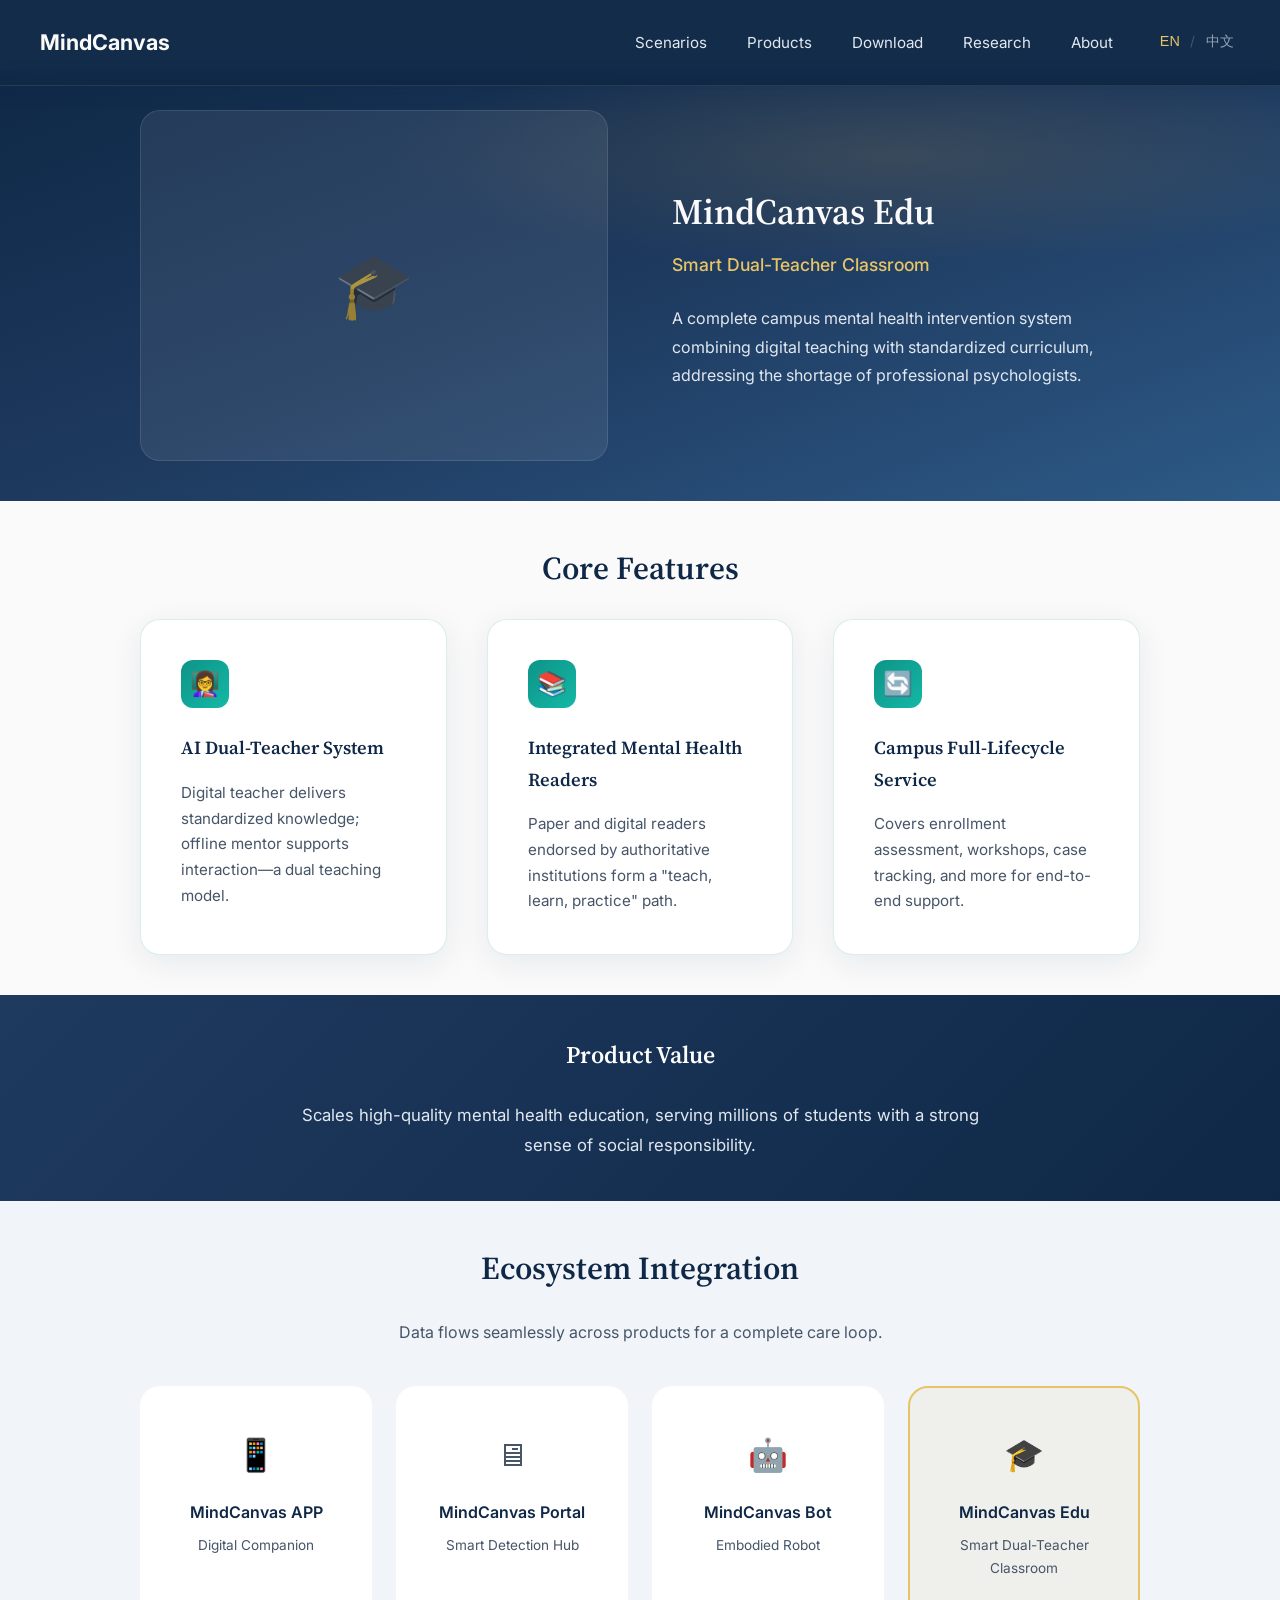
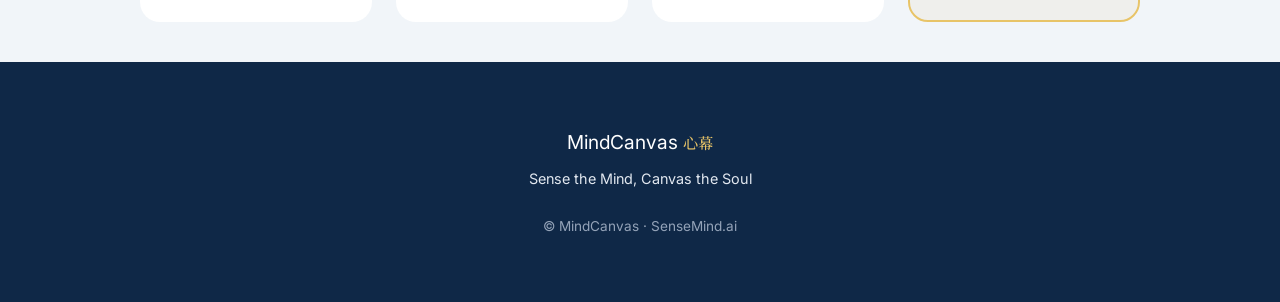
<file: edu.html>
<!DOCTYPE html>
<html lang="en">
<head>
  <meta charset="UTF-8">
  <meta name="viewport" content="width=device-width, initial-scale=1.0">
  <title>MindCanvas Edu — Smart Dual-Teacher Classroom</title>
  <meta name="description" content="Complete campus mental health intervention system. AI dual-teacher, integrated readers, full-lifecycle service.">
  <link rel="preconnect" href="https://fonts.googleapis.com">
  <link rel="preconnect" href="https://fonts.gstatic.com" crossorigin>
  <link href="https://fonts.googleapis.com/css2?family=Inter:wght@400;500;600;700&family=Source+Serif+4:opsz,wght@8..60,400;8..60,600;8..60,700&family=Noto+Sans+SC:wght@400;500;600;700&family=Noto+Serif+SC:wght@400;500;600;700&display=swap" rel="stylesheet">
  <link rel="stylesheet" href="styles.css">
  <link rel="stylesheet" href="product.css">
</head>
<body data-product="edu" class="product-page">
  <header class="site-header scrolled">
    <nav class="nav">
      <a href="index.html" class="logo">
        <span class="logo-text">MindCanvas</span>
        <span class="logo-sub">心幕</span>
      </a>
      <ul class="nav-links">
        <li><a href="scenarios.html" data-nav="scenarios">Scenarios</a></li>
        <li><a href="overview.html#solutions" data-nav="products">Products</a></li>
        <li><a href="app.html" data-nav="download">Download</a></li>
        <li><a href="research.html" data-nav="technology">Research</a></li>
        <li><a href="overview.html#about" data-nav="about">About</a></li>
        <li>
          <div class="lang-switcher">
            <button type="button" class="lang-btn active" data-lang="en">EN</button>
            <span class="lang-sep">/</span>
            <button type="button" class="lang-btn" data-lang="zh">中文</button>
          </div>
        </li>
      </ul>
      <button class="nav-toggle" aria-label="Menu"><span></span><span></span><span></span></button>
    </nav>
  </header>

  <main>
    <section class="product-hero">
      <div class="product-hero-inner">
        <div class="product-hero-visual">
          <span class="product-hero-visual-placeholder">🎓</span>
        </div>
        <div class="product-hero-content">
          <h1 data-pi18n="title">MindCanvas Edu</h1>
          <p class="product-tagline" data-pi18n="tagline">Smart Dual-Teacher Classroom</p>
          <p class="product-overview" data-pi18n="overview">A complete campus mental health intervention system combining digital teaching with standardized curriculum, addressing the shortage of professional psychologists.</p>
        </div>
      </div>
    </section>

    <section class="product-features">
      <div class="container">
        <h2 class="section-title" data-pi18n="featuresTitle">Core Features</h2>
        <div class="feature-grid">
          <div class="feature-card">
            <div class="feature-icon">👩‍🏫</div>
            <h3 data-pi18n="f1Title">AI Dual-Teacher System</h3>
            <p data-pi18n="f1Desc">Digital teacher delivers standardized knowledge; offline mentor supports interaction—a dual teaching model.</p>
          </div>
          <div class="feature-card">
            <div class="feature-icon">📚</div>
            <h3 data-pi18n="f2Title">Integrated Mental Health Readers</h3>
            <p data-pi18n="f2Desc">Paper and digital readers endorsed by authoritative institutions form a "teach, learn, practice" path.</p>
          </div>
          <div class="feature-card">
            <div class="feature-icon">🔄</div>
            <h3 data-pi18n="f3Title">Campus Full-Lifecycle Service</h3>
            <p data-pi18n="f3Desc">Covers enrollment assessment, workshops, case tracking, and more for end-to-end support.</p>
          </div>
        </div>
      </div>
    </section>

    <section class="product-value">
      <div class="product-value-inner">
        <h2 data-pi18n="valueTitle">Product Value</h2>
        <p data-pi18n="value">Scales high-quality mental health education, serving millions of students with a strong sense of social responsibility.</p>
      </div>
    </section>

    <section class="product-ecosystem">
      <div class="container">
        <h2 class="section-title" data-pi18n="ecoTitle">Ecosystem Integration</h2>
        <p style="text-align:center;color:var(--gray-600);margin-bottom:var(--space-lg);max-width:560px;margin-left:auto;margin-right:auto;" data-pi18n="ecoDesc">Data flows seamlessly across products for a complete care loop.</p>
        <div class="ecosystem-grid">
          <a href="app.html" class="ecosystem-card">
            <div class="eco-icon">📱</div>
            <h4>MindCanvas APP</h4>
            <p>Digital Companion</p>
          </a>
          <a href="portal.html" class="ecosystem-card">
            <div class="eco-icon">🖥</div>
            <h4>MindCanvas Portal</h4>
            <p>Smart Detection Hub</p>
          </a>
          <a href="bot.html" class="ecosystem-card">
            <div class="eco-icon">🤖</div>
            <h4>MindCanvas Bot</h4>
            <p>Embodied Robot</p>
          </a>
          <a href="edu.html" class="ecosystem-card current">
            <div class="eco-icon">🎓</div>
            <h4>MindCanvas Edu</h4>
            <p data-pi18n="tagline">Smart Classroom</p>
          </a>
        </div>
      </div>
    </section>
  </main>

  <footer class="site-footer">
    <div class="container">
      <div class="footer-brand">
        <span class="logo-text">MindCanvas</span>
        <span class="logo-sub">心幕</span>
      </div>
      <p class="footer-slogan">Sense the Mind, Canvas the Soul</p>
      <p class="footer-copy">© MindCanvas 心幕 · sensemind.ai</p>
    </div>
  </footer>

  <script src="product-i18n.js"></script>
  <script src="product.js"></script>
</body>
</html>
</file>
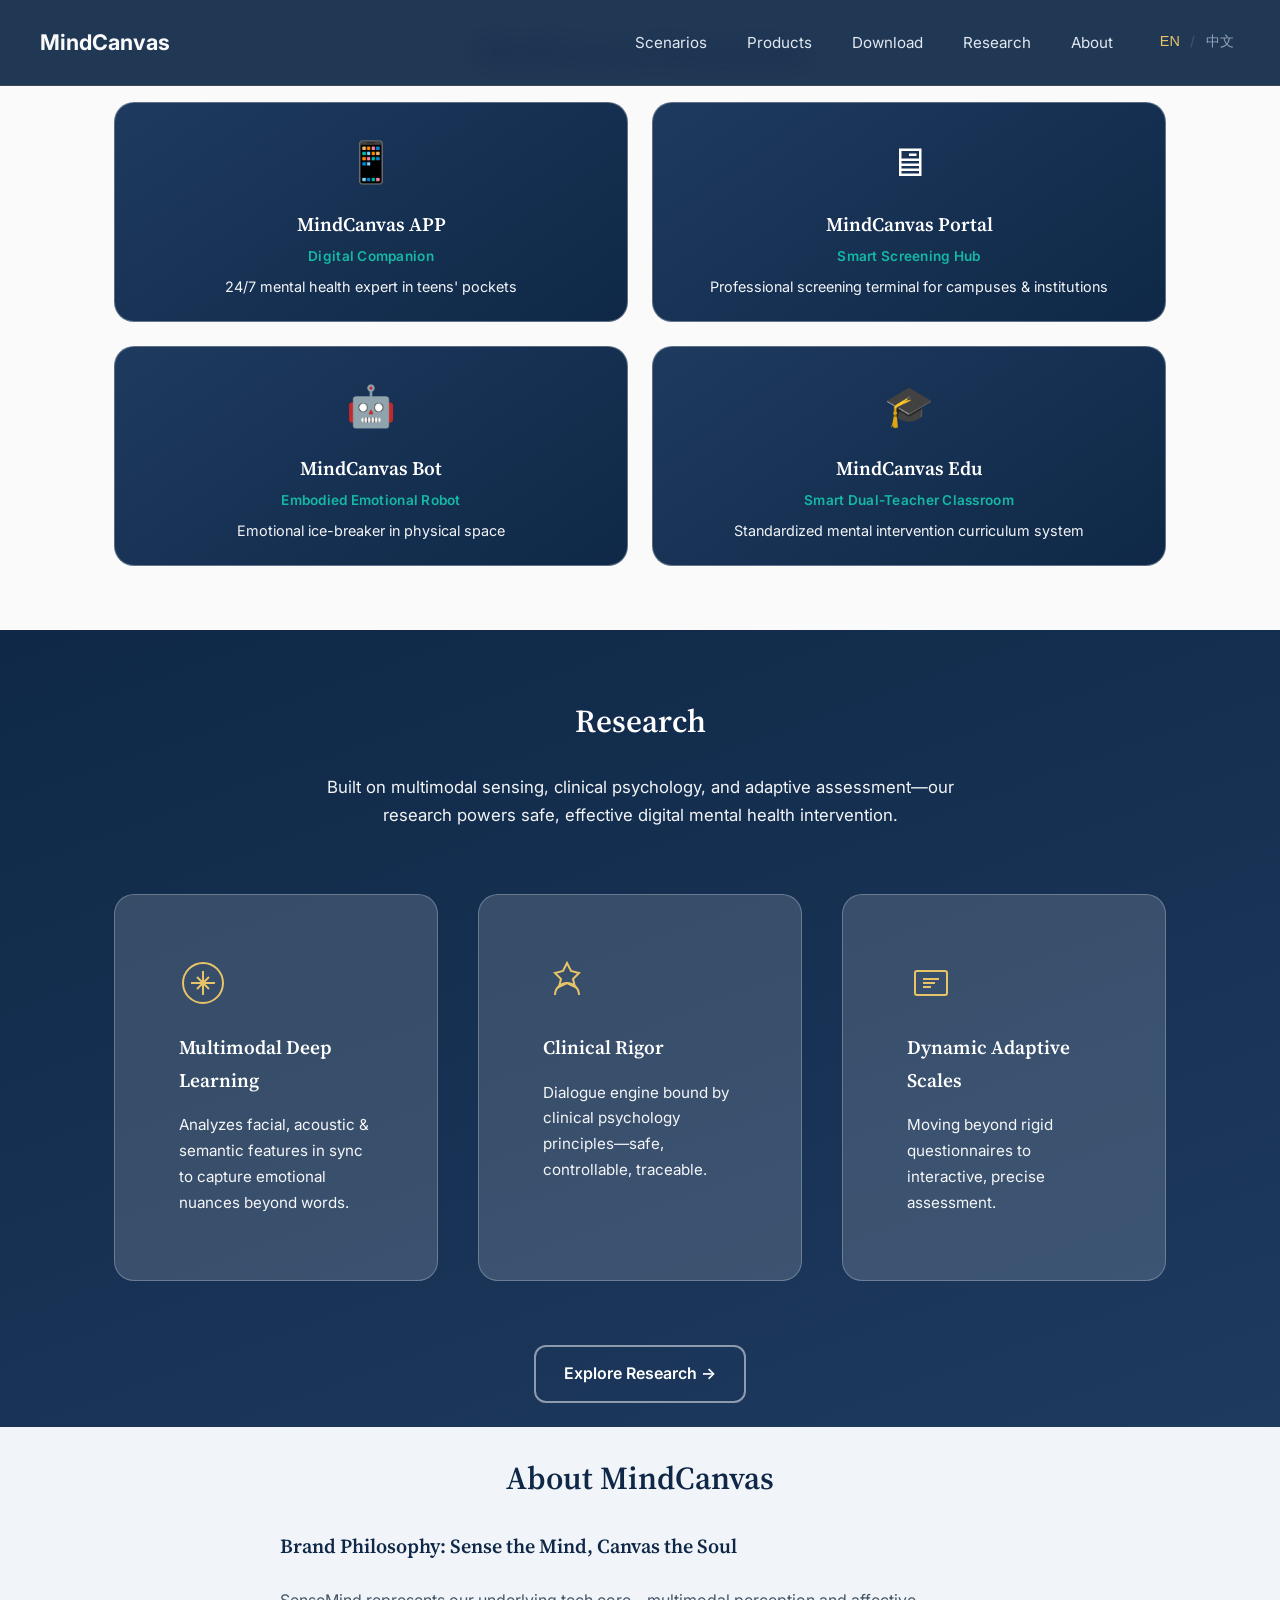
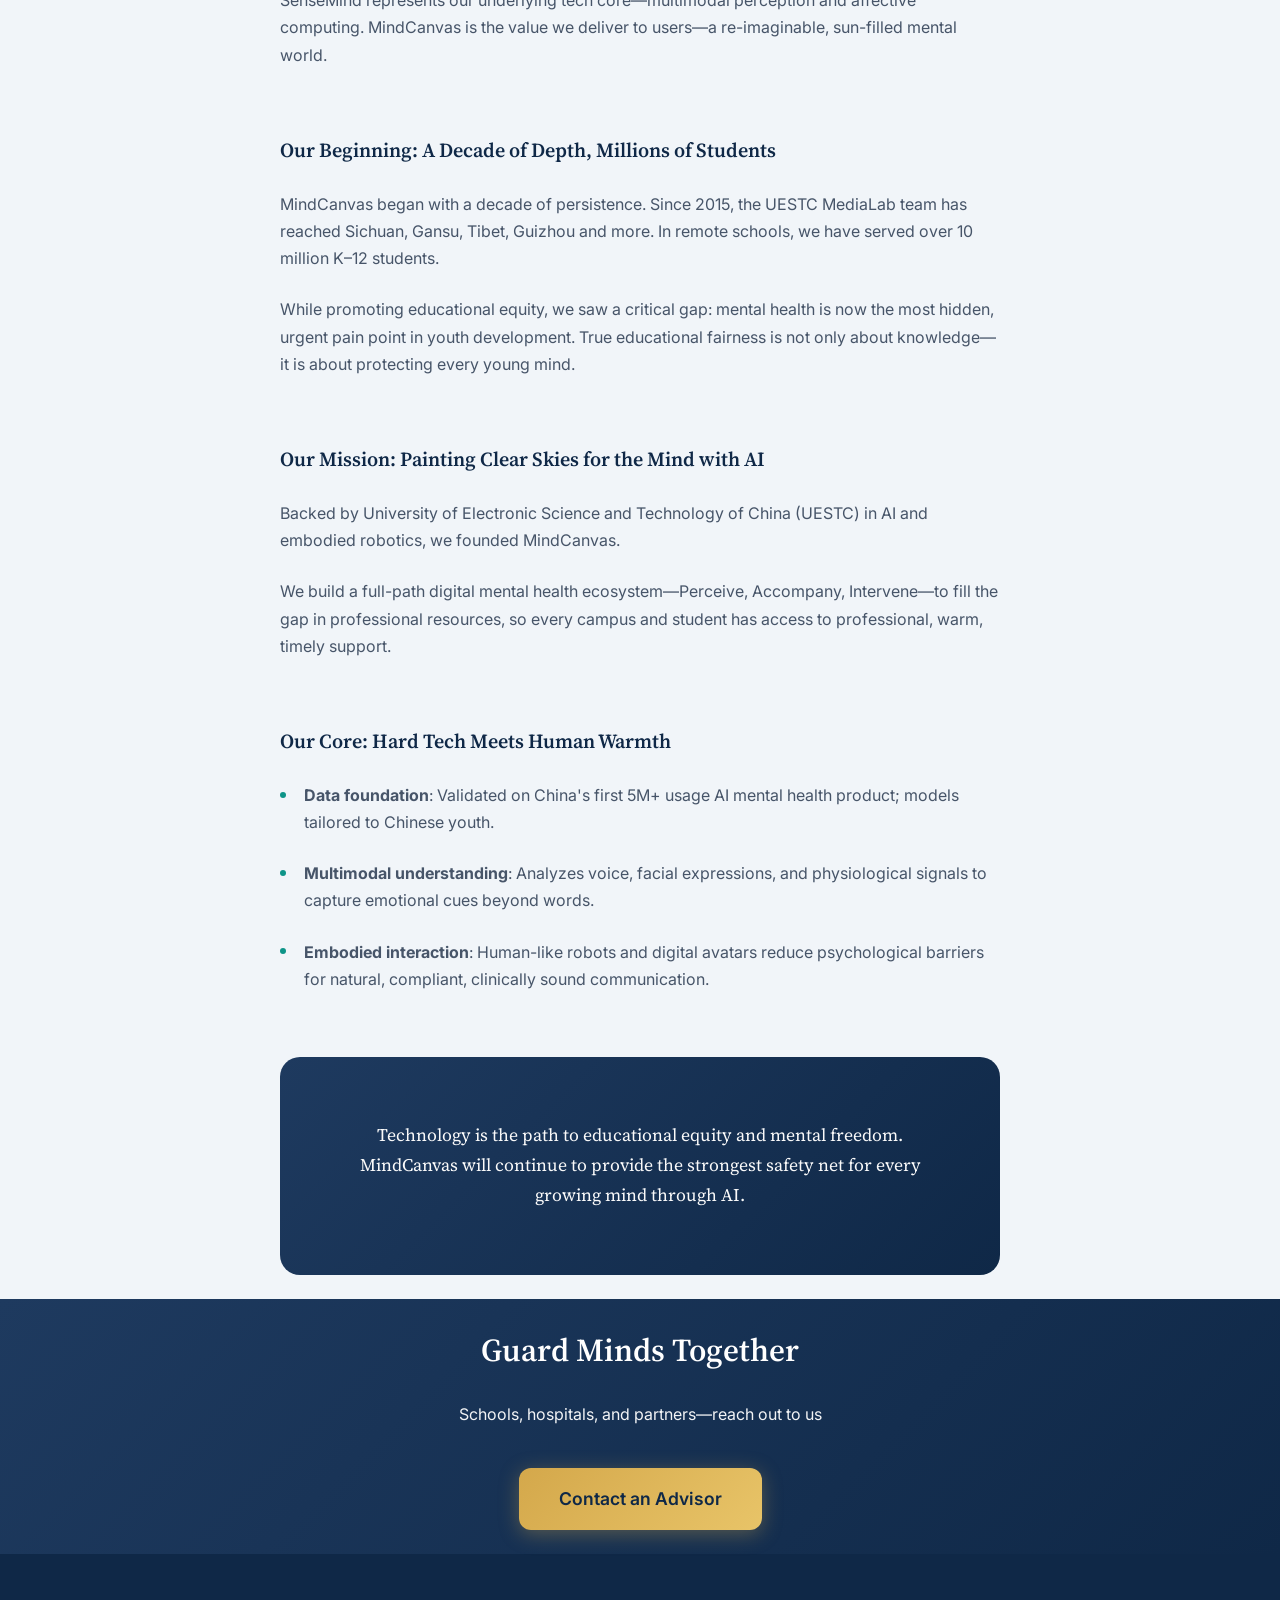
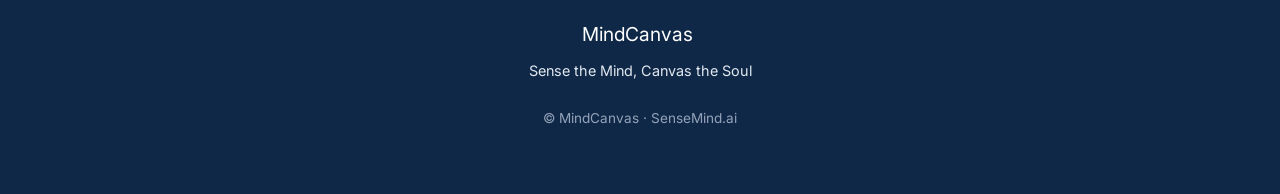
<file: overview.html>
<!DOCTYPE html>
<html lang="en">
<head>
  <meta charset="UTF-8">
  <meta name="viewport" content="width=device-width, initial-scale=1.0">
  <title>MindCanvas — Products & About</title>
  <meta name="description" content="Full-scenario solutions, research, and about MindCanvas. Digital mental health ecosystem.">
  <link rel="preconnect" href="https://fonts.googleapis.com">
  <link rel="preconnect" href="https://fonts.gstatic.com" crossorigin>
  <link href="https://fonts.googleapis.com/css2?family=Inter:wght@400;500;600;700&family=Source+Serif+4:opsz,wght@8..60,400;8..60,600;8..60,700&family=Noto+Sans+SC:wght@400;500;600;700&family=Noto+Serif+SC:wght@400;500;600;700&display=swap" rel="stylesheet">
  <link rel="stylesheet" href="styles.css">
</head>
<body>
  <header class="site-header scrolled">
    <nav class="nav">
      <a href="index.html" class="logo">
        <span class="logo-text">MindCanvas</span>
        <span class="logo-sub" data-i18n="logoSub">心幕</span>
      </a>
      <ul class="nav-links">
        <li><a href="index.html#scenarios" data-i18n="navScenarios">Scenarios</a></li>
        <li><a href="index.html#solutions" data-i18n="navProducts">Products</a></li>
        <li><a href="app.html" data-i18n="navDownload">Download</a></li>
        <li><a href="research.html" data-i18n="navTechnology">Research</a></li>
        <li><a href="index.html#about" data-i18n="navAbout">About</a></li>
        <li>
          <div class="lang-switcher">
            <button type="button" class="lang-btn active" data-lang="en" aria-label="English">EN</button>
            <span class="lang-sep">/</span>
            <button type="button" class="lang-btn" data-lang="zh" aria-label="中文">中文</button>
          </div>
        </li>
      </ul>
      <button class="nav-toggle" aria-label="Menu">
        <span></span><span></span><span></span>
      </button>
    </nav>
  </header>

  <main>
    <section class="solutions" id="solutions">
      <div class="container">
        <h2 class="section-title" data-i18n="solutionsTitle">Full-Scenario Solutions</h2>
        <div class="solution-cards">
          <article class="solution-card" data-product="app">
            <div class="card-inner">
              <div class="card-front">
                <div class="card-icon">📱</div>
                <h3>MindCanvas APP</h3>
                <p class="card-tag" data-i18n="appTag">Digital Companion</p>
                <p class="card-desc" data-i18n="appDesc">Teens' personal emotional pocket tool</p>
              </div>
              <div class="card-back">
                <h4 data-i18n="appTech">Core Tech</h4>
                <ul>
                  <li data-i18n="appTechItem1">Agent Matrix</li>
                  <li data-i18n="appTech2">Digital Doctor Avatar</li>
                  <li data-i18n="appTechItem3">24/7 Empathetic Dialogue</li>
                </ul>
                <p class="card-highlight" data-i18n="appHighlight">Exclusive · Long-term mood tracking</p>
                <a href="app.html" class="card-link" data-i18n="learnMore">Learn more →</a>
              </div>
            </div>
          </article>

          <article class="solution-card" data-product="portal">
            <div class="card-inner">
              <div class="card-front">
                <div class="card-icon">🖥</div>
                <h3>MindCanvas Portal</h3>
                <p class="card-tag" data-i18n="portalTag">Smart Detection Hub</p>
                <p class="card-desc" data-i18n="portalDesc">Rapid screening terminal for campuses, hospitals & institutions</p>
              </div>
              <div class="card-back">
                <h4 data-i18n="appTech">Core Tech</h4>
                <ul>
                  <li data-i18n="portalTechItem1">Multimodal sensing (visual, acoustic, physiological)</li>
                  <li data-i18n="portalTechItem2">AIGC dynamic adaptive scales</li>
                </ul>
                <p class="card-highlight" data-i18n="portalHighlight">Library · Clinic · One-stop deployment</p>
                <a href="portal.html" class="card-link" data-i18n="learnMore">Learn more →</a>
              </div>
            </div>
          </article>

          <article class="solution-card" data-product="bot">
            <div class="card-inner">
              <div class="card-front">
                <div class="card-icon">🤖</div>
                <h3>MindCanvas Bot</h3>
                <p class="card-tag" data-i18n="botTag">Embodied Robot</p>
                <p class="card-desc" data-i18n="botDesc">Physical space interactor & emotional ice-breaker</p>
              </div>
              <div class="card-back">
                <h4 data-i18n="appTech">Core Tech</h4>
                <ul>
                  <li data-i18n="botTechItem1">Embodied AI</li>
                  <li data-i18n="botTechItem2">Human-like expression & speech</li>
                  <li data-i18n="botTechItem3">Voice-text emotion recognition</li>
                </ul>
                <p class="card-highlight" data-i18n="botHighlight">Lower defenses · Higher adherence</p>
                <a href="bot.html" class="card-link" data-i18n="learnMore">Learn more →</a>
              </div>
            </div>
          </article>

          <article class="solution-card" data-product="edu">
            <div class="card-inner">
              <div class="card-front">
                <div class="card-icon">🎓</div>
                <h3>MindCanvas Edu</h3>
                <p class="card-tag" data-i18n="eduTag">Smart Classroom</p>
                <p class="card-desc" data-i18n="eduDesc">Comprehensive campus mental health intervention system</p>
              </div>
              <div class="card-back">
                <h4 data-i18n="appTech">Core Tech</h4>
                <ul>
                  <li data-i18n="eduTechItem1">AI dual-teacher classroom</li>
                  <li data-i18n="eduTechItem2">Integrated mental health readers</li>
                  <li data-i18n="eduTechItem3">Standardized intervention curriculum</li>
                </ul>
                <p class="card-highlight" data-i18n="eduHighlight">Addressing teacher shortages in remote areas</p>
                <a href="edu.html" class="card-link" data-i18n="learnMore">Learn more →</a>
              </div>
            </div>
          </article>
        </div>
      </div>
    </section>

    <section class="technology" id="research">
      <div class="container">
        <h2 class="section-title" data-i18n="techTitle">Research</h2>
        <p class="tech-intro" data-i18n="techIntro">Built on multimodal sensing, clinical psychology, and adaptive assessment—our research powers safe, effective digital mental health intervention.</p>
        <div class="tech-grid">
          <div class="tech-card">
            <div class="tech-icon">
              <svg viewBox="0 0 48 48" fill="none" xmlns="http://www.w3.org/2000/svg">
                <circle cx="24" cy="24" r="20" stroke="currentColor" stroke-width="2"/>
                <path d="M24 12v24M12 24h24" stroke="currentColor" stroke-width="2"/>
                <path d="M18 18l12 12M30 18L18 30" stroke="currentColor" stroke-width="2"/>
              </svg>
            </div>
            <h3 data-i18n="tech1Title">Multimodal Deep Learning</h3>
            <p data-i18n="tech1Desc">Analyzes facial, acoustic & semantic features in sync to capture emotional nuances beyond words.</p>
          </div>
          <div class="tech-card">
            <div class="tech-icon">
              <svg viewBox="0 0 48 48" fill="none" xmlns="http://www.w3.org/2000/svg">
                <path d="M24 4l4 8 8 2-6 6 2 8-8-4-8 4 2-8-6-6 8-2 4-8z" stroke="currentColor" stroke-width="2"/>
                <path d="M12 36c0-6.6 5.4-12 12-12s12 5.4 12 12" stroke="currentColor" stroke-width="2"/>
              </svg>
            </div>
            <h3 data-i18n="tech2Title">Clinical Rigor</h3>
            <p data-i18n="tech2Desc">Dialogue engine bound by clinical psychology principles—safe, controllable, traceable.</p>
          </div>
          <div class="tech-card">
            <div class="tech-icon">
              <svg viewBox="0 0 48 48" fill="none" xmlns="http://www.w3.org/2000/svg">
                <rect x="8" y="12" width="32" height="24" rx="2" stroke="currentColor" stroke-width="2"/>
                <path d="M16 20h16M16 24h12M16 28h8" stroke="currentColor" stroke-width="2"/>
              </svg>
            </div>
            <h3 data-i18n="tech3Title">Dynamic Adaptive Scales</h3>
            <p data-i18n="tech3Desc">Moving beyond rigid questionnaires to interactive, precise assessment.</p>
          </div>
        </div>
        <div class="tech-cta-wrap">
          <a href="research.html" class="btn btn-secondary" data-i18n="techCta">Explore Research →</a>
        </div>
      </div>
    </section>

    <section class="about" id="about">
      <div class="container">
        <h2 class="section-title" data-i18n="aboutTitle">About MindCanvas</h2>
        <div class="about-content">
          <div class="about-block">
            <h3 data-i18n="about0Title">Brand Philosophy: Sense the Mind, Canvas the Soul</h3>
            <p data-i18n="about0P1">SenseMind represents our underlying tech core—multimodal perception and affective computing. MindCanvas is the value we deliver to users—a re-imaginable, sun-filled mental world.</p>
          </div>
          <div class="about-block">
            <h3 data-i18n="about1Title">Our Beginning: A Decade of Depth, Millions of Students</h3>
            <p data-i18n="about1P1">MindCanvas began with a decade of persistence. Since 2015, the UESTC MediaLab team has reached Sichuan, Gansu, Tibet, Guizhou and more. In remote schools, we have served over 10 million K–12 students.</p>
            <p data-i18n="about1P2">While promoting educational equity, we saw a critical gap: mental health is now the most hidden, urgent pain point in youth development. True educational fairness is not only about knowledge—it is about protecting every young mind.</p>
          </div>
          <div class="about-block">
            <h3 data-i18n="about2Title">Our Mission: Painting Clear Skies for the Mind with AI</h3>
            <p data-i18n="about2P1">Backed by University of Electronic Science and Technology of China (UESTC) in AI and embodied robotics, we founded MindCanvas.</p>
            <p data-i18n="about2P2">We build a full-path digital mental health ecosystem—Perceive, Accompany, Intervene—to fill the gap in professional resources, so every campus and student has access to professional, warm, timely support.</p>
          </div>
          <div class="about-block">
            <h3 data-i18n="about3Title">Our Core: Hard Tech Meets Human Warmth</h3>
            <ul class="about-list">
              <li data-i18n="about3L1"><strong>Data foundation</strong>: Validated on China's first 5M+ usage AI mental health product; models tailored to Chinese youth.</li>
              <li data-i18n="about3L2"><strong>Multimodal understanding</strong>: Analyzes voice, facial expressions, and physiological signals to capture emotional cues beyond words.</li>
              <li data-i18n="about3L3"><strong>Embodied interaction</strong>: Human-like robots and digital avatars reduce psychological barriers for natural, compliant, clinically sound communication.</li>
            </ul>
          </div>
          <div class="about-vision">
            <p class="vision-text" data-i18n="visionText">Technology is the path to educational equity and mental freedom. MindCanvas will continue to provide the strongest safety net for every growing mind through AI.</p>
          </div>
        </div>
      </div>
    </section>

    <section class="contact" id="contact">
      <div class="container">
        <h2 class="section-title" data-i18n="contactTitle">Guard Minds Together</h2>
        <p class="contact-subtitle" data-i18n="contactSubtitle">Schools, hospitals, and partners—reach out to us</p>
        <a href="mailto:contact@sensemind.ai" class="btn btn-primary btn-large" data-i18n="contactCta">Contact an Advisor</a>
      </div>
    </section>
  </main>

  <footer class="site-footer">
    <div class="container">
      <div class="footer-brand">
        <span class="logo-text">MindCanvas</span>
        <span class="logo-sub" data-i18n="logoSub">心幕</span>
      </div>
      <p class="footer-slogan" data-i18n="footerSlogan">Weaving the canvas of mind with AI, guarding clear skies for every soul.</p>
      <p class="footer-copy" data-i18n="footerCopy">© MindCanvas · sensemind.ai</p>
    </div>
  </footer>

  <script src="i18n.js"></script>
  <script src="script.js"></script>
</body>
</html>
</file>
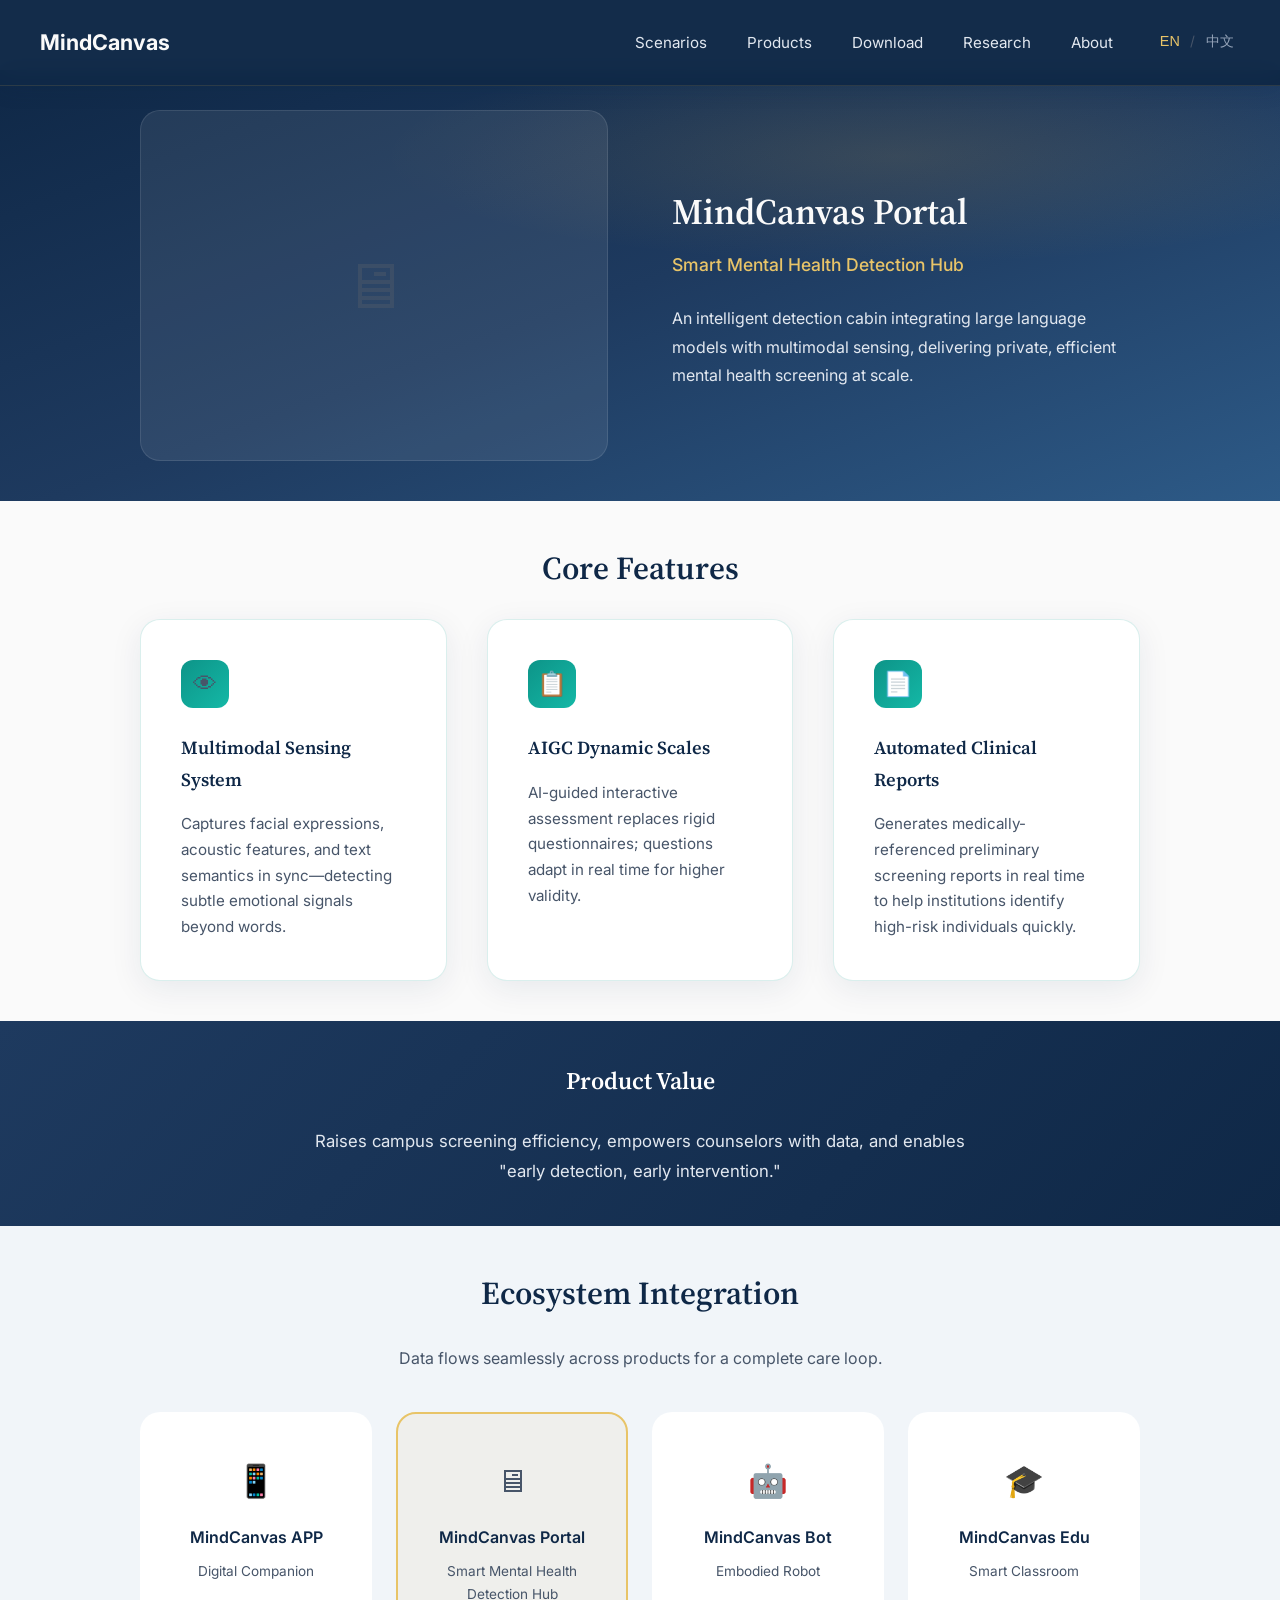
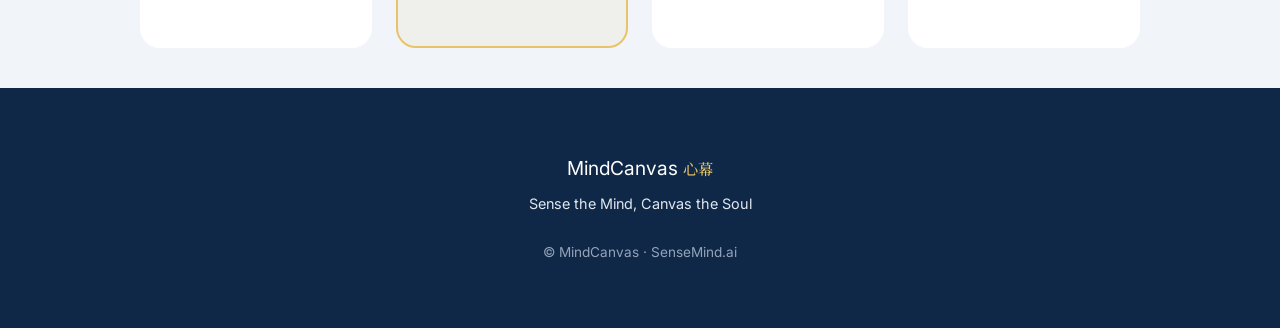
<file: portal.html>
<!DOCTYPE html>
<html lang="en">
<head>
  <meta charset="UTF-8">
  <meta name="viewport" content="width=device-width, initial-scale=1.0">
  <title>MindCanvas Portal — Smart Mental Health Detection Hub</title>
  <meta name="description" content="Professional screening terminal for schools and hospitals. Multimodal sensing, AIGC dynamic scales, automated clinical reports.">
  <link rel="preconnect" href="https://fonts.googleapis.com">
  <link rel="preconnect" href="https://fonts.gstatic.com" crossorigin>
  <link href="https://fonts.googleapis.com/css2?family=Inter:wght@400;500;600;700&family=Source+Serif+4:opsz,wght@8..60,400;8..60,600;8..60,700&family=Noto+Sans+SC:wght@400;500;600;700&family=Noto+Serif+SC:wght@400;500;600;700&display=swap" rel="stylesheet">
  <link rel="stylesheet" href="styles.css">
  <link rel="stylesheet" href="product.css">
</head>
<body data-product="portal" class="product-page">
  <header class="site-header scrolled">
    <nav class="nav">
      <a href="index.html" class="logo">
        <span class="logo-text">MindCanvas</span>
        <span class="logo-sub">心幕</span>
      </a>
      <ul class="nav-links">
        <li><a href="scenarios.html" data-nav="scenarios">Scenarios</a></li>
        <li><a href="overview.html#solutions" data-nav="products">Products</a></li>
        <li><a href="app.html" data-nav="download">Download</a></li>
        <li><a href="research.html" data-nav="technology">Research</a></li>
        <li><a href="overview.html#about" data-nav="about">About</a></li>
        <li>
          <div class="lang-switcher">
            <button type="button" class="lang-btn active" data-lang="en">EN</button>
            <span class="lang-sep">/</span>
            <button type="button" class="lang-btn" data-lang="zh">中文</button>
          </div>
        </li>
      </ul>
      <button class="nav-toggle" aria-label="Menu"><span></span><span></span><span></span></button>
    </nav>
  </header>

  <main>
    <section class="product-hero">
      <div class="product-hero-inner">
        <div class="product-hero-visual">
          <span class="product-hero-visual-placeholder">🖥</span>
        </div>
        <div class="product-hero-content">
          <h1 data-pi18n="title">MindCanvas Portal</h1>
          <p class="product-tagline" data-pi18n="tagline">Smart Mental Health Detection Hub</p>
          <p class="product-overview" data-pi18n="overview">An intelligent detection cabin integrating large language models with multimodal sensing, delivering private, efficient mental health screening at scale.</p>
        </div>
      </div>
    </section>

    <section class="product-features">
      <div class="container">
        <h2 class="section-title" data-pi18n="featuresTitle">Core Features</h2>
        <div class="feature-grid">
          <div class="feature-card">
            <div class="feature-icon">👁</div>
            <h3 data-pi18n="f1Title">Multimodal Sensing System</h3>
            <p data-pi18n="f1Desc">Captures facial expressions, acoustic features, and text semantics in sync—detecting subtle emotional signals beyond words.</p>
          </div>
          <div class="feature-card">
            <div class="feature-icon">📋</div>
            <h3 data-pi18n="f2Title">AIGC Dynamic Scales</h3>
            <p data-pi18n="f2Desc">AI-guided interactive assessment replaces rigid questionnaires; questions adapt in real time for higher validity.</p>
          </div>
          <div class="feature-card">
            <div class="feature-icon">📄</div>
            <h3 data-pi18n="f3Title">Automated Clinical Reports</h3>
            <p data-pi18n="f3Desc">Generates medically-referenced preliminary screening reports in real time to help institutions identify high-risk individuals quickly.</p>
          </div>
        </div>
      </div>
    </section>

    <section class="product-value">
      <div class="product-value-inner">
        <h2 data-pi18n="valueTitle">Product Value</h2>
        <p data-pi18n="value">Raises campus screening efficiency, empowers counselors with data, and enables "early detection, early intervention."</p>
      </div>
    </section>

    <section class="product-ecosystem">
      <div class="container">
        <h2 class="section-title" data-pi18n="ecoTitle">Ecosystem Integration</h2>
        <p style="text-align:center;color:var(--gray-600);margin-bottom:var(--space-lg);max-width:560px;margin-left:auto;margin-right:auto;" data-pi18n="ecoDesc">Data flows seamlessly across products for a complete care loop.</p>
        <div class="ecosystem-grid">
          <a href="app.html" class="ecosystem-card">
            <div class="eco-icon">📱</div>
            <h4>MindCanvas APP</h4>
            <p>Digital Companion</p>
          </a>
          <a href="portal.html" class="ecosystem-card current">
            <div class="eco-icon">🖥</div>
            <h4>MindCanvas Portal</h4>
            <p data-pi18n="tagline">Smart Detection Hub</p>
          </a>
          <a href="bot.html" class="ecosystem-card">
            <div class="eco-icon">🤖</div>
            <h4>MindCanvas Bot</h4>
            <p>Embodied Robot</p>
          </a>
          <a href="edu.html" class="ecosystem-card">
            <div class="eco-icon">🎓</div>
            <h4>MindCanvas Edu</h4>
            <p>Smart Classroom</p>
          </a>
        </div>
      </div>
    </section>
  </main>

  <footer class="site-footer">
    <div class="container">
      <div class="footer-brand">
        <span class="logo-text">MindCanvas</span>
        <span class="logo-sub">心幕</span>
      </div>
      <p class="footer-slogan">Sense the Mind, Canvas the Soul</p>
      <p class="footer-copy">© MindCanvas 心幕 · sensemind.ai</p>
    </div>
  </footer>

  <script src="product-i18n.js"></script>
  <script src="product.js"></script>
</body>
</html>
</file>
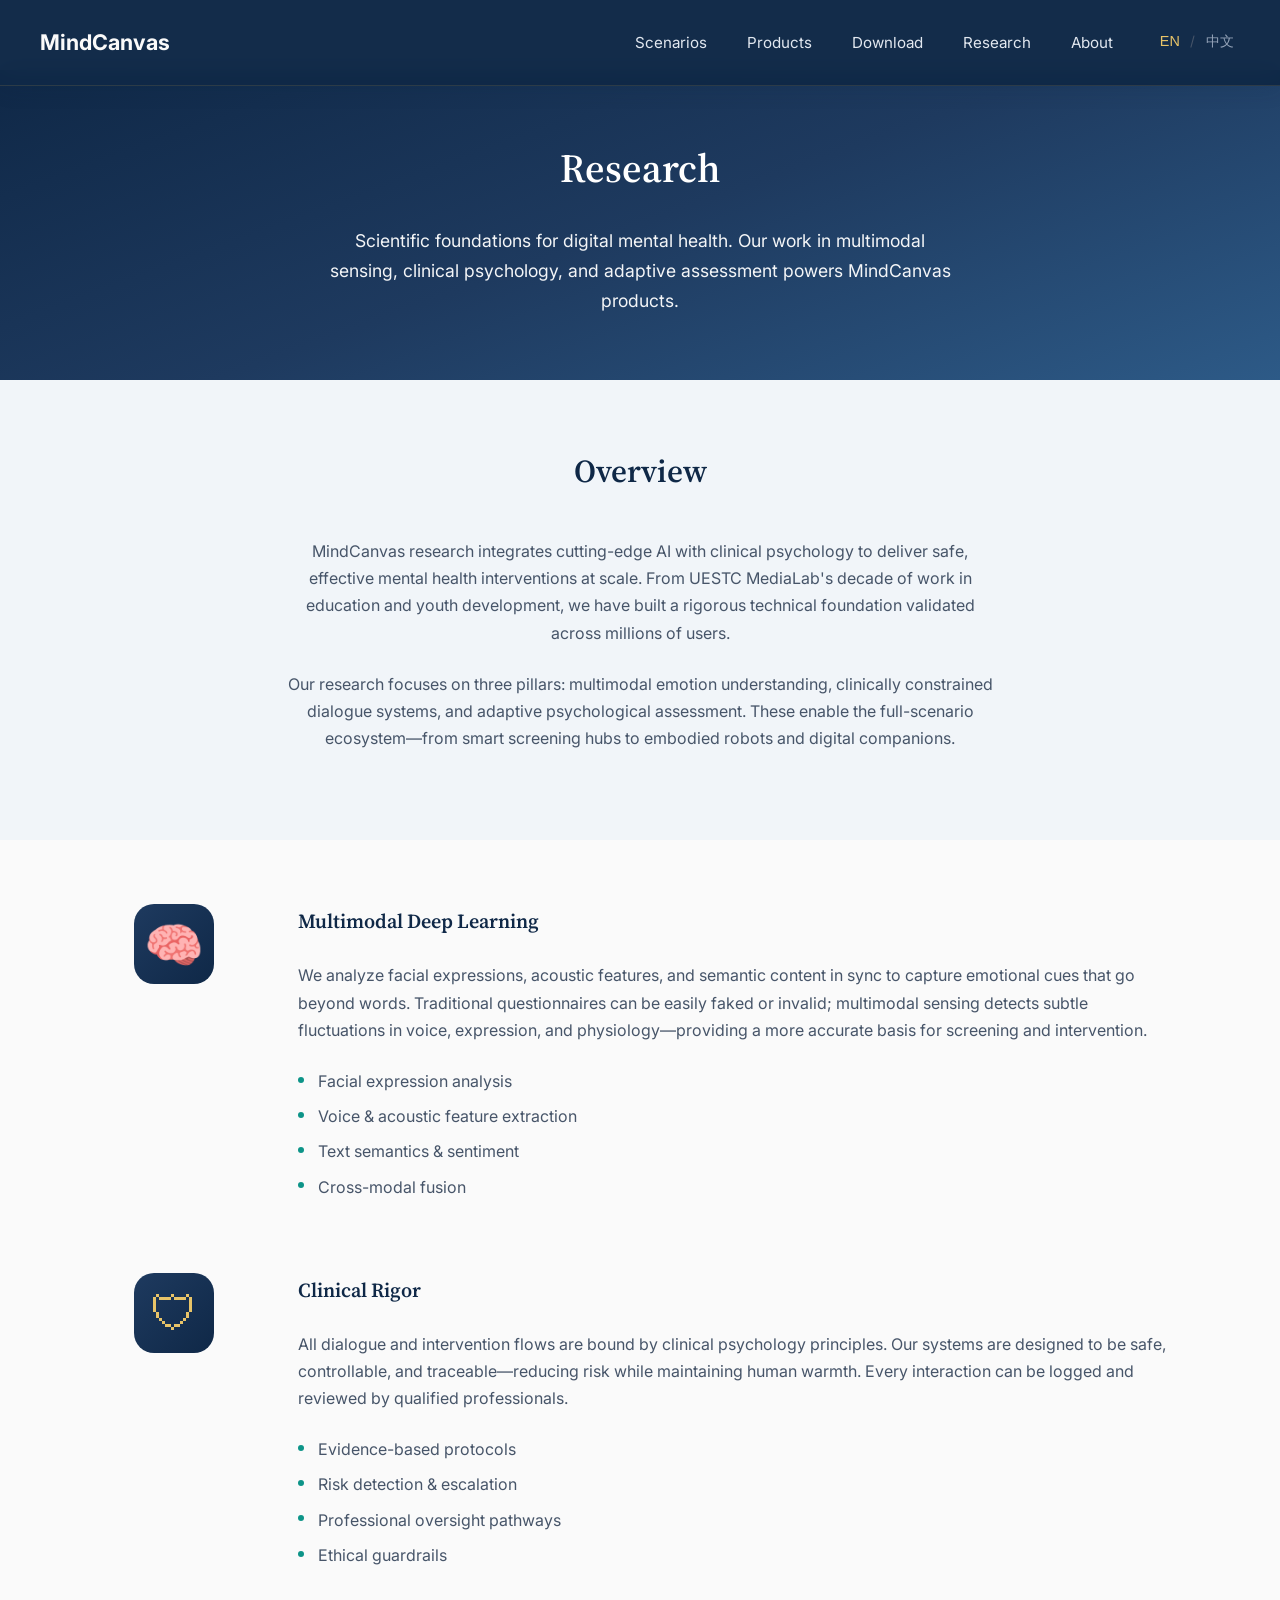
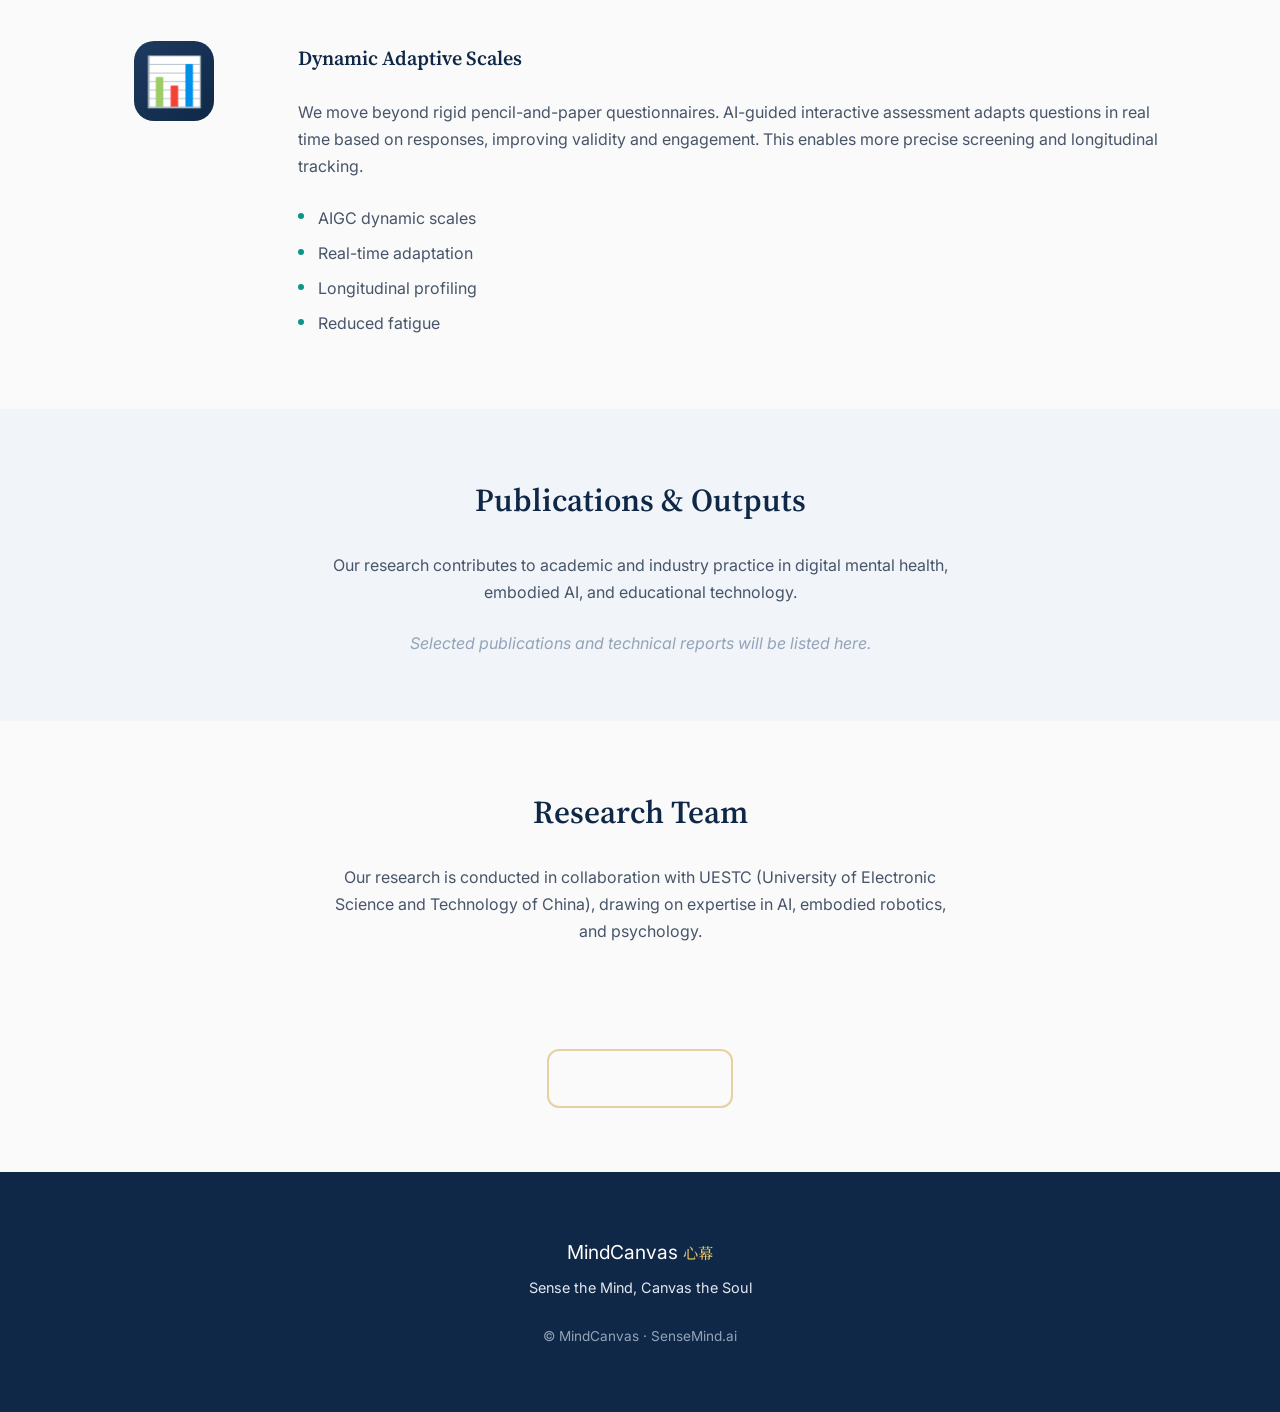
<file: research.html>
<!DOCTYPE html>
<html lang="en">
<head>
  <meta charset="UTF-8">
  <meta name="viewport" content="width=device-width, initial-scale=1.0">
  <title>MindCanvas — Research</title>
  <meta name="description" content="Scientific foundations for digital mental health. Multimodal sensing, clinical psychology, adaptive assessment.">
  <link rel="preconnect" href="https://fonts.googleapis.com">
  <link rel="preconnect" href="https://fonts.gstatic.com" crossorigin>
  <link href="https://fonts.googleapis.com/css2?family=Inter:wght@400;500;600;700&family=Source+Serif+4:opsz,wght@8..60,400;8..60,600;8..60,700&family=Noto+Sans+SC:wght@400;500;600;700&family=Noto+Serif+SC:wght@400;500;600;700&display=swap" rel="stylesheet">
  <link rel="stylesheet" href="styles.css">
  <link rel="stylesheet" href="product.css">
  <link rel="stylesheet" href="research.css">
</head>
<body class="research-page">
  <header class="site-header scrolled">
    <nav class="nav">
      <a href="index.html" class="logo">
        <span class="logo-text">MindCanvas</span>
        <span class="logo-sub">心幕</span>
      </a>
      <ul class="nav-links">
        <li><a href="scenarios.html" data-nav="scenarios">Scenarios</a></li>
        <li><a href="overview.html#solutions" data-nav="products">Products</a></li>
        <li><a href="app.html" data-nav="download">Download</a></li>
        <li><a href="research.html" data-nav="technology">Research</a></li>
        <li><a href="overview.html#about" data-nav="about">About</a></li>
        <li>
          <div class="lang-switcher">
            <button type="button" class="lang-btn active" data-lang="en">EN</button>
            <span class="lang-sep">/</span>
            <button type="button" class="lang-btn" data-lang="zh">中文</button>
          </div>
        </li>
      </ul>
      <button class="nav-toggle" aria-label="Menu"><span></span><span></span><span></span></button>
    </nav>
  </header>

  <main>
    <section class="research-hero">
      <div class="container">
        <h1 data-research="heroTitle">Research</h1>
        <p class="research-hero-sub" data-research="heroSubtitle">Scientific foundations for digital mental health. Our work in multimodal sensing, clinical psychology, and adaptive assessment powers MindCanvas products.</p>
      </div>
    </section>

    <section class="research-overview">
      <div class="container">
        <h2 class="section-title" data-research="overviewTitle">Overview</h2>
        <p data-research="overviewP1">MindCanvas research integrates cutting-edge AI with clinical psychology to deliver safe, effective mental health interventions at scale. From UESTC MediaLab's decade of work in education and youth development, we have built a rigorous technical foundation validated across millions of users.</p>
        <p data-research="overviewP2">Our research focuses on three pillars: multimodal emotion understanding, clinically constrained dialogue systems, and adaptive psychological assessment. These enable the full-scenario ecosystem—from smart screening hubs to embodied robots and digital companions.</p>
      </div>
    </section>

    <section class="research-pillars">
      <div class="container">
        <article class="research-pillar">
          <div class="pillar-visual">
            <div class="pillar-icon">🧠</div>
          </div>
          <div class="pillar-content">
            <h3 data-research="pillar1Title">Multimodal Deep Learning</h3>
            <p data-research="pillar1Desc">We analyze facial expressions, acoustic features, and semantic content in sync to capture emotional cues that go beyond words. Traditional questionnaires can be easily faked or invalid; multimodal sensing detects subtle fluctuations in voice, expression, and physiology—providing a more accurate basis for screening and intervention.</p>
            <ul class="pillar-list" data-research-list="pillar1Points">
              <li>Facial expression analysis</li>
              <li>Voice & acoustic feature extraction</li>
              <li>Text semantics & sentiment</li>
              <li>Cross-modal fusion</li>
            </ul>
          </div>
        </article>

        <article class="research-pillar">
          <div class="pillar-visual">
            <div class="pillar-icon">🛡</div>
          </div>
          <div class="pillar-content">
            <h3 data-research="pillar2Title">Clinical Rigor</h3>
            <p data-research="pillar2Desc">All dialogue and intervention flows are bound by clinical psychology principles. Our systems are designed to be safe, controllable, and traceable—reducing risk while maintaining human warmth. Every interaction can be logged and reviewed by qualified professionals.</p>
            <ul class="pillar-list" data-research-list="pillar2Points">
              <li>Evidence-based protocols</li>
              <li>Risk detection & escalation</li>
              <li>Professional oversight pathways</li>
              <li>Ethical guardrails</li>
            </ul>
          </div>
        </article>

        <article class="research-pillar">
          <div class="pillar-visual">
            <div class="pillar-icon">📊</div>
          </div>
          <div class="pillar-content">
            <h3 data-research="pillar3Title">Dynamic Adaptive Scales</h3>
            <p data-research="pillar3Desc">We move beyond rigid pencil-and-paper questionnaires. AI-guided interactive assessment adapts questions in real time based on responses, improving validity and engagement. This enables more precise screening and longitudinal tracking.</p>
            <ul class="pillar-list" data-research-list="pillar3Points">
              <li>AIGC dynamic scales</li>
              <li>Real-time adaptation</li>
              <li>Longitudinal profiling</li>
              <li>Reduced fatigue</li>
            </ul>
          </div>
        </article>
      </div>
    </section>

    <section class="research-publications">
      <div class="container">
        <h2 class="section-title" data-research="publicationsTitle">Publications & Outputs</h2>
        <p class="research-intro" data-research="publicationsIntro">Our research contributes to academic and industry practice in digital mental health, embodied AI, and educational technology.</p>
        <p class="pub-placeholder" data-research="pubPlaceholder">Selected publications and technical reports will be listed here.</p>
      </div>
    </section>

    <section class="research-team">
      <div class="container">
        <h2 class="section-title" data-research="teamTitle">Research Team</h2>
        <p data-research="teamDesc">Our research is conducted in collaboration with UESTC (University of Electronic Science and Technology of China), drawing on expertise in AI, embodied robotics, and psychology.</p>
      </div>
    </section>

    <section class="research-back">
      <div class="container">
        <a href="index.html#research" class="btn btn-secondary" data-research="backToHome">← Back to Home</a>
      </div>
    </section>
  </main>

  <footer class="site-footer">
    <div class="container">
      <div class="footer-brand">
        <span class="logo-text">MindCanvas</span>
        <span class="logo-sub">心幕</span>
      </div>
      <p class="footer-slogan">Sense the Mind, Canvas the Soul</p>
      <p class="footer-copy">© MindCanvas 心幕 · sensemind.ai</p>
    </div>
  </footer>

  <script src="product-i18n.js"></script>
  <script src="research-i18n.js"></script>
  <script src="research.js"></script>
</body>
</html>
</file>
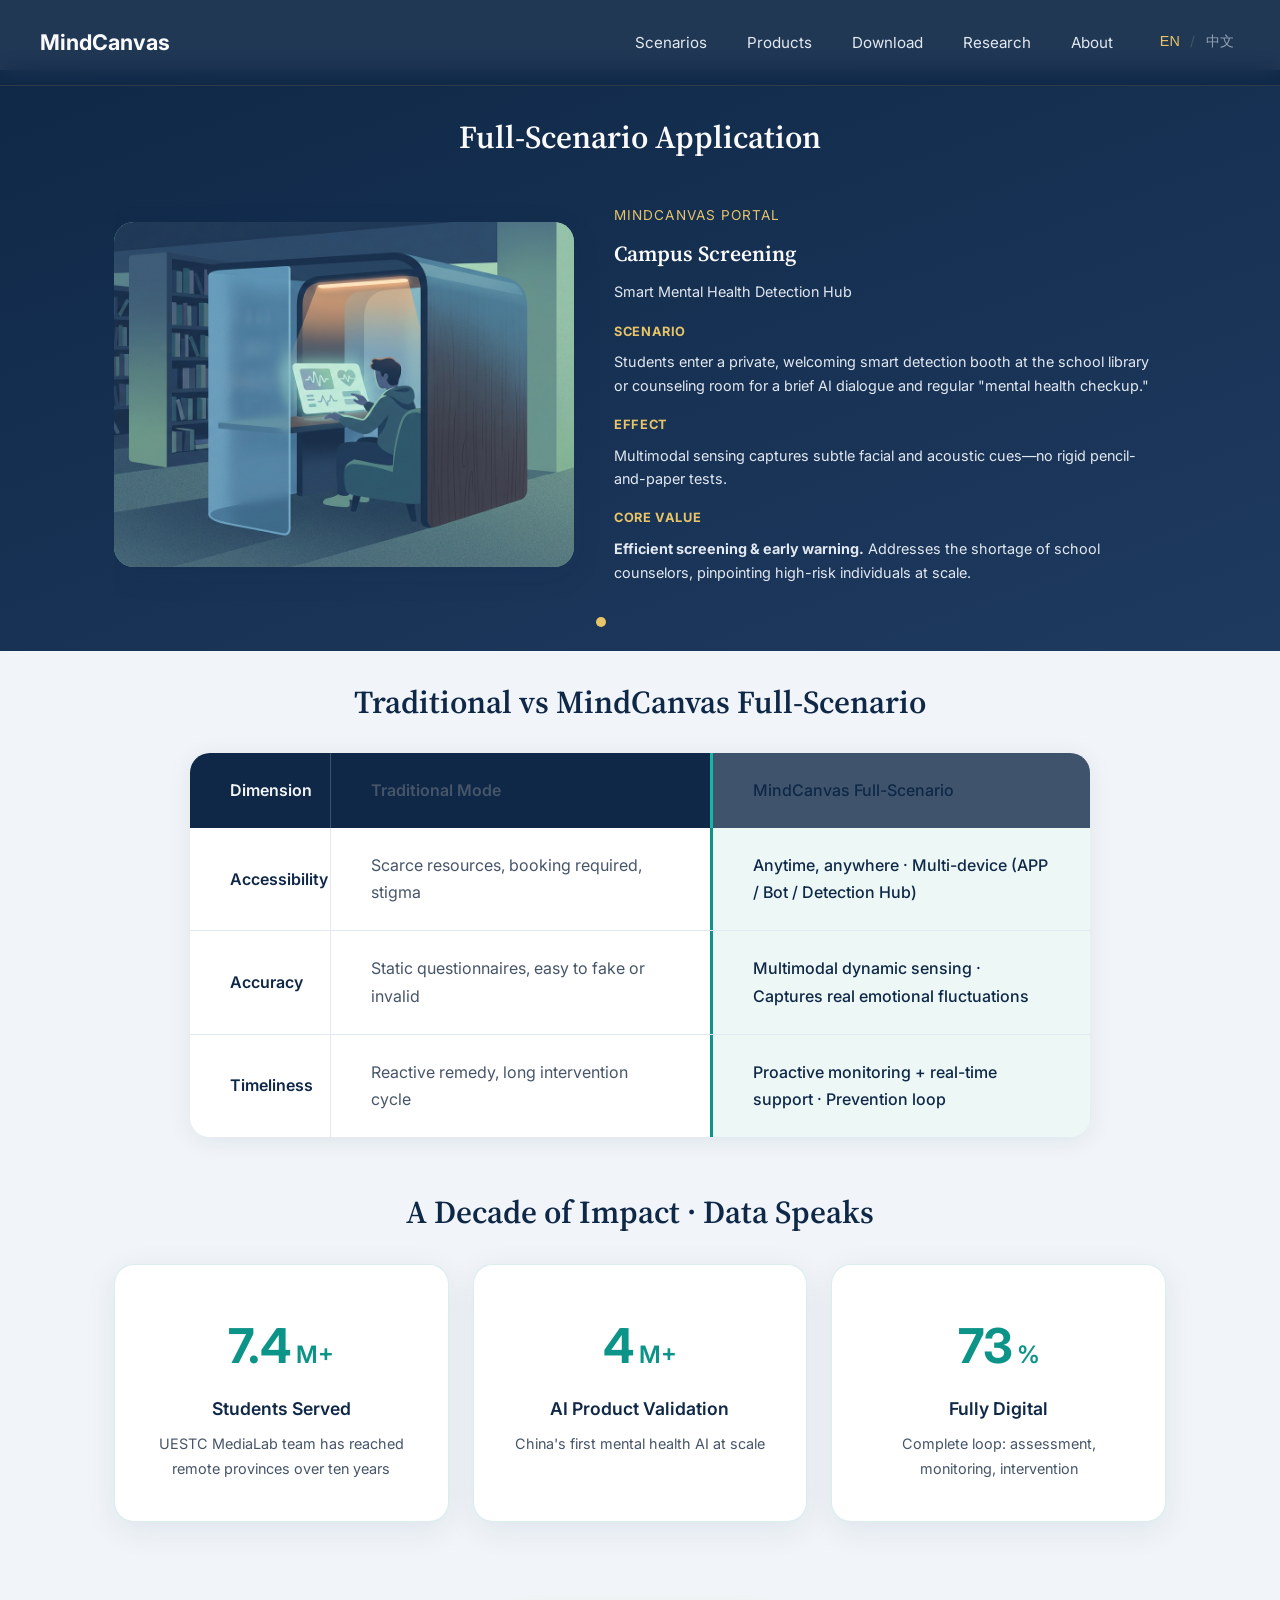
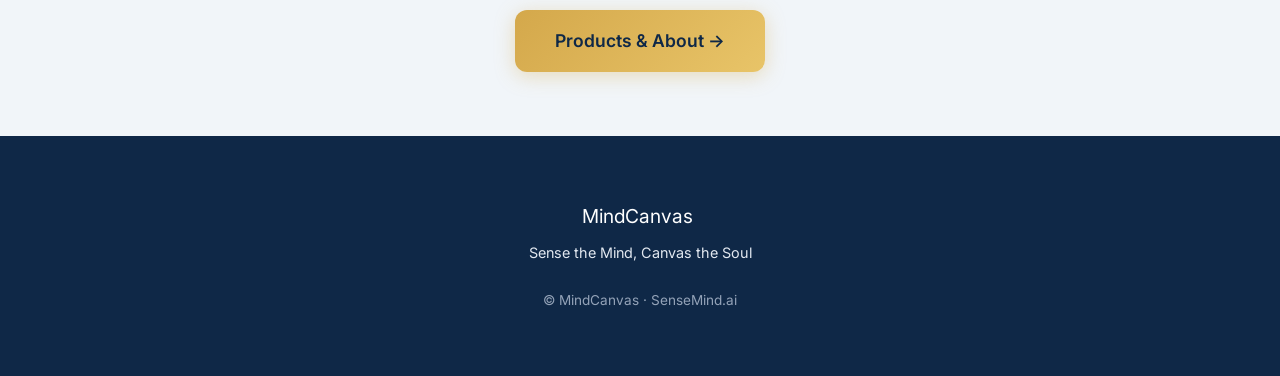
<file: scenarios.html>
<!DOCTYPE html>
<html lang="en">
<head>
  <meta charset="UTF-8">
  <meta name="viewport" content="width=device-width, initial-scale=1.0">
  <title>MindCanvas — Full-Scenario Application</title>
  <meta name="description" content="Full-scenario application landscape. Campus screening, deep interaction, daily guardian, classroom prevention.">
  <link rel="preconnect" href="https://fonts.googleapis.com">
  <link rel="preconnect" href="https://fonts.gstatic.com" crossorigin>
  <link href="https://fonts.googleapis.com/css2?family=Inter:wght@400;500;600;700&family=Source+Serif+4:opsz,wght@8..60,400;8..60,600;8..60,700&family=Noto+Sans+SC:wght@400;500;600;700&family=Noto+Serif+SC:wght@400;500;600;700&display=swap" rel="stylesheet">
  <link rel="stylesheet" href="styles.css">
</head>
<body class="scenarios-page">
  <header class="site-header scrolled">
    <nav class="nav">
      <a href="index.html" class="logo">
        <span class="logo-text">MindCanvas</span>
        <span class="logo-sub" data-i18n="logoSub">心幕</span>
      </a>
      <ul class="nav-links">
        <li><a href="index.html#scenarios" data-i18n="navScenarios">Scenarios</a></li>
        <li><a href="index.html#solutions" data-i18n="navProducts">Products</a></li>
        <li><a href="app.html" data-i18n="navDownload">Download</a></li>
        <li><a href="research.html" data-i18n="navTechnology">Research</a></li>
        <li><a href="index.html#about" data-i18n="navAbout">About</a></li>
        <li>
          <div class="lang-switcher">
            <button type="button" class="lang-btn active" data-lang="en" aria-label="English">EN</button>
            <span class="lang-sep">/</span>
            <button type="button" class="lang-btn" data-lang="zh" aria-label="中文">中文</button>
          </div>
        </li>
      </ul>
      <button class="nav-toggle" aria-label="Menu">
        <span></span><span></span><span></span>
      </button>
    </nav>
  </header>

  <main>
    <section class="scenarios" id="scenarios">
      <div class="container">
        <h2 class="section-title" data-i18n="scenariosTitle">Full-Scenario Application</h2>
        <div class="scenario-carousel">
          <div class="carousel-track">
            <article class="scenario-slide active" data-scenario="portal">
              <div class="slide-visual slide-portal">
                <img src="assets/scene-portal.jpg" alt="校园筛查场景 - MindCanvas Portal" class="scene-img" onerror="this.style.display='none'">
                <div class="scene-illustration" aria-hidden="true"></div>
              </div>
              <div class="slide-content">
                <p class="slide-product">MindCanvas Portal</p>
                <h3 class="slide-title" data-i18n="scene1Title">Campus Screening</h3>
                <p class="slide-subtitle" data-i18n="scene1Sub">Smart Mental Health Detection Hub</p>
                <div class="slide-detail">
                  <h4 data-i18n="sceneUsage">Scenario</h4>
                  <p data-i18n="scene1Usage">Students enter a private, welcoming smart detection booth at the school library or counseling room for a brief AI dialogue and regular "mental health checkup."</p>
                  <h4 data-i18n="sceneEffect">Effect</h4>
                  <p data-i18n="scene1Effect">Multimodal sensing captures subtle facial and acoustic cues—no rigid pencil-and-paper tests.</p>
                  <h4 data-i18n="sceneValue">Core Value</h4>
                  <p data-i18n="scene1Value"><strong>Efficient screening & early warning.</strong> Addresses the shortage of school counselors, pinpointing high-risk individuals at scale.</p>
                </div>
              </div>
            </article>
            <article class="scenario-slide" data-scenario="bot">
              <div class="slide-visual slide-bot">
                <img src="assets/scene-bot.jpg" alt="深度互动场景 - MindCanvas Bot" class="scene-img" onerror="this.style.display='none'">
                <div class="scene-illustration" aria-hidden="true"></div>
              </div>
              <div class="slide-content">
                <p class="slide-product">MindCanvas Bot</p>
                <h3 class="slide-title" data-i18n="scene2Title">Deep Interaction</h3>
                <p class="slide-subtitle" data-i18n="scene2Sub">Embodied AI Emotional Robot</p>
                <div class="slide-detail">
                  <h4 data-i18n="sceneUsage">Scenario</h4>
                  <p data-i18n="scene2Usage">A humanoid robot appears in the break room or counseling space, acting as a companion for reserved or highly introverted students.</p>
                  <h4 data-i18n="sceneEffect">Effect</h4>
                  <p data-i18n="scene2Effect">Soft interaction and expressive language significantly lower psychological defenses.</p>
                  <h4 data-i18n="sceneValue">Core Value</h4>
                  <p data-i18n="scene2Value"><strong>Emotional ice-breaking & higher adherence.</strong> Physical presence creates deeper connection than a screen, improving cooperation in interventions.</p>
                </div>
              </div>
            </article>
            <article class="scenario-slide" data-scenario="app">
              <div class="slide-visual slide-app">
                <img src="assets/scene-app.jpg" alt="日常守护场景 - MindCanvas APP" class="scene-img" onerror="this.style.display='none'">
                <div class="scene-illustration" aria-hidden="true"></div>
              </div>
              <div class="slide-content">
                <p class="slide-product">MindCanvas APP</p>
                <h3 class="slide-title" data-i18n="scene3Title">Daily Guardian</h3>
                <p class="slide-subtitle" data-i18n="scene3Sub">Digital Mind Companion</p>
                <div class="slide-detail">
                  <h4 data-i18n="sceneUsage">Scenario</h4>
                  <p data-i18n="scene3Usage">On the way home or alone at night, students chat with the Agent Matrix about academic stress or interpersonal worries.</p>
                  <h4 data-i18n="sceneEffect">Effect</h4>
                  <p data-i18n="scene3Effect">Digital doctor avatar provides 24/7 response and personalized guidance based on long-term emotional trends.</p>
                  <h4 data-i18n="sceneValue">Core Value</h4>
                  <p data-i18n="scene3Value"><strong>Long-term companionship & data continuity.</strong> Shifts mental health from "low-frequency consultation" to "high-frequency daily care" with a continuous, personal profile.</p>
                </div>
              </div>
            </article>
            <article class="scenario-slide" data-scenario="edu">
              <div class="slide-visual slide-edu">
                <img src="assets/scene-edu.jpg" alt="课堂预防场景 - MindCanvas Edu" class="scene-img" onerror="this.style.display='none'">
                <div class="scene-illustration" aria-hidden="true"></div>
              </div>
              <div class="slide-content">
                <p class="slide-product">MindCanvas Edu</p>
                <h3 class="slide-title" data-i18n="scene4Title">Classroom Prevention</h3>
                <p class="slide-subtitle" data-i18n="scene4Sub">Smart Dual-Teacher Classroom</p>
                <div class="slide-detail">
                  <h4 data-i18n="sceneUsage">Scenario</h4>
                  <p data-i18n="scene4Usage">In remote-area classrooms, the AI dual-teacher system leads students through psychological resilience training on a large screen.</p>
                  <h4 data-i18n="sceneEffect">Effect</h4>
                  <p data-i18n="scene4Effect">With integrated mental health readers, students learn emotion-management skills through reading and AI interaction.</p>
                  <h4 data-i18n="sceneValue">Core Value</h4>
                  <p data-i18n="scene4Value"><strong>Educational equity & universal access.</strong> Delivers standardized mental intervention even where teachers are scarce, serving millions of students.</p>
                </div>
              </div>
            </article>
          </div>
          <div class="carousel-indicators">
            <button type="button" class="indicator active" data-index="0" aria-label="Scene 1"></button>
            <button type="button" class="indicator" data-index="1" aria-label="Scene 2"></button>
            <button type="button" class="indicator" data-index="2" aria-label="Scene 3"></button>
            <button type="button" class="indicator" data-index="3" aria-label="Scene 4"></button>
          </div>
        </div>
      </div>
    </section>

    <section class="comparison" id="comparison">
      <div class="container">
        <h2 class="section-title" data-i18n="compareTitle">Traditional vs MindCanvas Full-Scenario</h2>
        <div class="compare-table">
          <div class="compare-row compare-header">
            <div class="compare-cell compare-dim" data-i18n="compareDim">Dimension</div>
            <div class="compare-cell compare-traditional" data-i18n="compareTraditional">Traditional Mode</div>
            <div class="compare-cell compare-mindcanvas" data-i18n="compareMindCanvas">MindCanvas Full-Scenario</div>
          </div>
          <div class="compare-row">
            <div class="compare-cell compare-dim" data-i18n="compareAccess">Accessibility</div>
            <div class="compare-cell compare-traditional" data-i18n="compareAccessOld">Scarce resources, booking required, stigma</div>
            <div class="compare-cell compare-mindcanvas" data-i18n="compareAccessNew">Anytime, anywhere · Multi-device (APP / Bot / Detection Hub)</div>
          </div>
          <div class="compare-row">
            <div class="compare-cell compare-dim" data-i18n="compareAccuracy">Accuracy</div>
            <div class="compare-cell compare-traditional" data-i18n="compareAccuracyOld">Static questionnaires, easy to fake or invalid</div>
            <div class="compare-cell compare-mindcanvas" data-i18n="compareAccuracyNew">Multimodal dynamic sensing · Captures real emotional fluctuations</div>
          </div>
          <div class="compare-row">
            <div class="compare-cell compare-dim" data-i18n="compareTimely">Timeliness</div>
            <div class="compare-cell compare-traditional" data-i18n="compareTimelyOld">Reactive remedy, long intervention cycle</div>
            <div class="compare-cell compare-mindcanvas" data-i18n="compareTimelyNew">Proactive monitoring + real-time support · Prevention loop</div>
          </div>
        </div>
      </div>
    </section>

    <section class="legacy" id="legacy">
      <div class="container">
        <h2 class="section-title" data-i18n="legacyTitle">A Decade of Impact · Data Speaks</h2>
        <div class="legacy-stats">
          <div class="stat-card">
            <span class="stat-number" data-target-en="10.1" data-target-zh="1010">0</span>
            <span class="stat-unit" data-i18n-unit="stat1Unit">M+</span>
            <p class="stat-label" data-i18n="stat1Label">Students Served</p>
            <p class="stat-desc" data-i18n="stat1Desc">UESTC MediaLab team has reached remote provinces over ten years</p>
          </div>
          <div class="stat-card">
            <span class="stat-number" data-target-en="5" data-target-zh="500">0</span>
            <span class="stat-unit" data-i18n-unit="stat2Unit">M+</span>
            <p class="stat-label" data-i18n="stat2Label">AI Product Validation</p>
            <p class="stat-desc" data-i18n="stat2Desc">China's first mental health AI at scale</p>
          </div>
          <div class="stat-card">
            <span class="stat-number stat-percent" data-target-en="100" data-target-zh="100">0</span>
            <span class="stat-unit">%</span>
            <p class="stat-label" data-i18n="stat3Label">Fully Digital</p>
            <p class="stat-desc" data-i18n="stat3Desc">Complete loop: assessment, monitoring, intervention</p>
          </div>
        </div>
      </div>
    </section>

    <section class="legacy-cta">
      <div class="container">
        <a href="index.html#solutions" class="btn btn-primary btn-large" data-i18n="ctaNextPage">Products & About →</a>
      </div>
    </section>
  </main>

  <footer class="site-footer">
    <div class="container">
      <div class="footer-brand">
        <span class="logo-text">MindCanvas</span>
        <span class="logo-sub" data-i18n="logoSub">心幕</span>
      </div>
      <p class="footer-slogan" data-i18n="footerSlogan">Weaving the canvas of mind with AI, guarding clear skies for every soul.</p>
      <p class="footer-copy" data-i18n="footerCopy">© MindCanvas · sensemind.ai</p>
    </div>
  </footer>

  <script src="i18n.js"></script>
  <script src="script.js"></script>
</body>
</html>
</file>
<file: styles.css>
/* =============================================
   MindCanvas 心幕 — 数智画卷 (Digital Canvas)
   在理性的底色上，勾勒感性的生命力
   科技深蓝 | 向阳金 | 治愈湖绿
   ============================================= */

:root {
  /* 科技深蓝 (Engineered Deep Blue) - 背景/导航主色，学术权威与 AI 严谨 */
  --blue-deep: #0f2847;
  --blue-primary: #1e3a5f;
  --blue-light: #2d5a87;
  
  /* 向阳金 (Radiant Gold) - Logo 笔触/按钮/高亮，希望与生机 */
  --gold-radiant: #D4A84B;
  --gold-soft: #E8C468;
  --gold-light: #F0D88A;
  
  /* 治愈湖绿 (Healing Teal) - 图表/数据流，平衡与宁静 */
  --teal-healing: #0d9488;
  --teal-soft: #14b8a6;
  --teal-light: #5eead4;
  
  /* 兼容别名 */
  --green-healing: var(--teal-healing);
  --green-soft: var(--teal-soft);
  --green-mint: var(--teal-soft);
  --blue-sky: var(--blue-primary);
  --blue-soft: var(--blue-light);
  --orange-apricot: var(--gold-soft);
  --yellow-warm: var(--gold-light);
  
  /* 中性色 */
  --white: #fafafa;
  --gray-100: #f1f5f9;
  --gray-200: #e2e8f0;
  --gray-400: #94a3b8;
  --gray-600: #475569;
  
  /* 流体渐变 - 数智画布 */
  --fluid-1: rgba(30, 58, 95, 0.5);
  --fluid-2: rgba(13, 148, 136, 0.35);
  --fluid-3: rgba(212, 168, 75, 0.2);
  
  /* 字体：半衬线标题 + 无衬线正文 */
  --font-serif: 'Source Serif 4', 'Noto Serif SC', serif;
  --font-sans: 'Inter', 'PingFang SC', 'Noto Sans SC', -apple-system, sans-serif;
  
  --space-xs: 0.5rem;
  --space-sm: 1rem;
  --space-md: 1.5rem;
  --space-lg: 2.5rem;
  --space-xl: 4rem;
  --radius: 12px;
  --radius-lg: 20px;
  
  --ease-out: cubic-bezier(0.33, 1, 0.68, 1);
  --ease-in-out: cubic-bezier(0.65, 0, 0.35, 1);
  
  --shadow-soft: 0 4px 20px rgba(15, 40, 71, 0.12);
  --shadow-card: 0 8px 32px rgba(15, 40, 71, 0.08);
}

/* Reset & Base */
*, *::before, *::after {
  box-sizing: border-box;
  margin: 0;
  padding: 0;
}

html {
  scroll-behavior: smooth;
}

body {
  font-family: var(--font-sans);
  font-size: 16px;
  line-height: 1.7;
  color: var(--gray-600);
  background: var(--white);
  overflow-x: hidden;
}

.scenarios-page main {
  padding-top: 70px;
}

/* ========== Header ========== */
.site-header {
  position: fixed;
  top: 0;
  left: 0;
  right: 0;
  z-index: 100;
  padding: var(--space-md) var(--space-lg);
  background: rgba(15, 40, 71, 0.92);
  backdrop-filter: blur(12px);
  border-bottom: 1px solid rgba(212, 168, 75, 0.15);
  transition: background 0.3s var(--ease-out);
}

.site-header.scrolled {
  background: rgba(15, 40, 71, 0.98);
  box-shadow: var(--shadow-soft);
}

.nav {
  max-width: 1200px;
  margin: 0 auto;
  display: flex;
  align-items: center;
  justify-content: space-between;
}

.logo {
  display: flex;
  align-items: baseline;
  gap: 0.35em;
  text-decoration: none;
  color: var(--white);
  font-weight: 700;
}

.logo-text {
  font-size: 1.35rem;
}

.logo-sub {
  font-family: var(--font-serif);
  font-size: 0.95rem;
  color: var(--gold-soft);
  font-weight: 500;
}

.nav-links {
  display: flex;
  gap: var(--space-lg);
  list-style: none;
}

.nav-links a {
  color: var(--gray-200);
  text-decoration: none;
  font-size: 0.95rem;
  transition: color 0.2s;
}

.nav-links a:hover {
  color: var(--gold-soft);
}

.lang-switcher {
  display: flex;
  align-items: center;
  gap: 0.25rem;
}

.lang-btn {
  background: none;
  border: none;
  color: var(--gray-400);
  font-size: 0.9rem;
  cursor: pointer;
  padding: 0.2rem 0.4rem;
  transition: color 0.2s;
}

.lang-btn:hover,
.lang-btn.active {
  color: var(--gold-soft);
}

.lang-sep {
  color: var(--gray-500);
  font-size: 0.85rem;
  user-select: none;
}

.nav-toggle {
  display: none;
  flex-direction: column;
  gap: 6px;
  background: none;
  border: none;
  cursor: pointer;
  padding: 4px;
}

.nav-toggle span {
  width: 24px;
  height: 2px;
  background: var(--white);
  transition: transform 0.3s, opacity 0.3s;
}

@media (max-width: 768px) {
  .nav-links {
    position: fixed;
    top: 60px;
    left: 0;
    right: 0;
    flex-direction: column;
    padding: var(--space-lg);
    background: rgba(15, 40, 71, 0.98);
    transform: translateY(-100%);
    opacity: 0;
    visibility: hidden;
    transition: all 0.3s var(--ease-out);
  }

  .nav-links.active {
    transform: translateY(0);
    opacity: 1;
    visibility: visible;
  }
}

/* ========== Hero Section ========== */
.hero {
  position: relative;
  min-height: 100vh;
  display: flex;
  flex-direction: column;
  justify-content: center;
  align-items: center;
  padding: calc(60px + var(--space-md)) var(--space-lg) var(--space-xl);
  overflow: hidden;
}

.hero-canvas {
  position: absolute;
  inset: 0;
  background: var(--blue-deep);
}

/* 流体渐变背景 */
.fluid-gradient {
  position: absolute;
  border-radius: 50%;
  filter: blur(80px);
  opacity: 0.8;
  animation: fluidFloat 18s ease-in-out infinite;
}

.fluid-1 {
  width: 60vw;
  height: 60vw;
  background: radial-gradient(circle, var(--fluid-1) 0%, transparent 70%);
  top: -20%;
  left: -10%;
  animation-delay: 0s;
}

.fluid-2 {
  width: 50vw;
  height: 50vw;
  background: radial-gradient(circle, var(--fluid-2) 0%, transparent 70%);
  bottom: -15%;
  right: -10%;
  animation-delay: -6s;
}

.fluid-3 {
  width: 40vw;
  height: 40vw;
  background: radial-gradient(circle, var(--fluid-3) 0%, transparent 70%);
  top: 50%;
  left: 50%;
  transform: translate(-50%, -50%);
  animation-delay: -12s;
}

@keyframes fluidFloat {
  0%, 100% { transform: translate(0, 0) scale(1); }
  33% { transform: translate(5%, -5%) scale(1.05); }
  66% { transform: translate(-5%, 5%) scale(0.98); }
}

.canvas-overlay {
  position: absolute;
  inset: 0;
  background: linear-gradient(180deg, transparent 0%, rgba(15,40,71,0.4) 50%, rgba(15,40,71,0.85) 100%);
  pointer-events: none;
}

.hero-content {
  position: relative;
  z-index: 2;
  max-width: 800px;
  text-align: center;
}

.hero-tagline {
  font-family: var(--font-serif);
  font-size: 1rem;
  color: var(--gold-soft);
  margin-bottom: var(--space-sm);
  letter-spacing: 0.08em;
  line-height: 1.5;
}

.hero-title {
  font-family: var(--font-serif);
  font-size: clamp(1.75rem, 4vw, 2.75rem);
  font-weight: 600;
  color: var(--white);
  line-height: 1.4;
  margin-bottom: var(--space-md);
}

.hero-subtitle {
  font-size: 1.05rem;
  line-height: 1.75;
  color: var(--gray-200);
  margin-bottom: var(--space-lg);
  max-width: 600px;
  margin-left: auto;
  margin-right: auto;
}

.hero-cta {
  display: flex;
  gap: var(--space-sm);
  justify-content: center;
  flex-wrap: wrap;
  margin-bottom: var(--space-md);
}

.btn {
  display: inline-flex;
  align-items: center;
  justify-content: center;
  padding: 0.85rem 1.75rem;
  font-size: 1rem;
  font-weight: 600;
  text-decoration: none;
  border-radius: var(--radius);
  transition: all 0.25s var(--ease-out);
  cursor: pointer;
}

.btn-primary {
  background: linear-gradient(135deg, var(--gold-radiant), var(--gold-soft));
  color: var(--blue-deep);
  border: none;
  box-shadow: 0 4px 20px rgba(212, 168, 75, 0.35);
}

.btn-primary:hover {
  transform: translateY(-2px);
  box-shadow: 0 8px 28px rgba(212, 168, 75, 0.45);
}

.btn-secondary {
  background: transparent;
  color: var(--white);
  border: 2px solid rgba(212, 168, 75, 0.5);
}

.btn-secondary:hover {
  border-color: var(--gold-soft);
  color: var(--gold-soft);
  background: rgba(212, 168, 75, 0.1);
}

.btn-large {
  padding: 1rem 2.5rem;
  font-size: 1.1rem;
}

.hero-scroll {
  position: absolute;
  bottom: var(--space-md);
  left: 50%;
  transform: translateX(-50%);
  display: flex;
  flex-direction: column;
  align-items: center;
  gap: var(--space-sm);
  color: var(--gray-400);
  font-size: 0.85rem;
  text-decoration: none;
  cursor: pointer;
  transition: color 0.2s;
}

.hero-scroll:hover {
  color: var(--gold-soft);
}

.hero-scroll span {
  display: block;
  line-height: 1.3;
}

.scroll-indicator {
  width: 24px;
  height: 40px;
  border: 2px solid var(--gray-400);
  border-radius: 12px;
  position: relative;
  overflow: hidden;
}

.scroll-indicator::after {
  content: '';
  position: absolute;
  top: 8px;
  left: 50%;
  transform: translateX(-50%);
  width: 4px;
  height: 8px;
  background: var(--gold-soft);
  border-radius: 2px;
  animation: scrollBounce 2s ease-in-out infinite;
}

@keyframes scrollBounce {
  0%, 100% { opacity: 1; transform: translateX(-50%) translateY(0); }
  50% { opacity: 0.3; transform: translateX(-50%) translateY(12px); }
}

/* ========== Scenarios Carousel ========== */
.scenarios {
  background: linear-gradient(160deg, var(--blue-deep) 0%, var(--blue-primary) 100%);
  color: var(--gray-200);
  padding-top: var(--space-lg);
}

.scenarios .section-title {
  color: var(--white);
}

.scenario-carousel {
  position: relative;
  overflow: hidden;
}

.carousel-track {
  position: relative;
  min-height: 300px;
}

.scenario-slide {
  position: absolute;
  inset: 0;
  display: grid;
  grid-template-columns: 1fr 1.2fr;
  gap: var(--space-lg);
  align-items: center;
  opacity: 0;
  visibility: hidden;
  transition: opacity 0.5s var(--ease-out), visibility 0.5s;
}

.scenario-slide.active {
  position: relative;
  opacity: 1;
  visibility: visible;
}

.slide-visual {
  aspect-ratio: 4/3;
  border-radius: var(--radius-lg);
  overflow: hidden;
  position: relative;
}

.scene-img {
  position: absolute;
  inset: 0;
  width: 100%;
  height: 100%;
  object-fit: cover;
  z-index: 1;
}

.slide-portal {
  background: linear-gradient(145deg, #7BC4A0 0%, #6BB89A 50%, #5BA88A 100%);
  box-shadow: var(--shadow-card);
}

.slide-bot {
  background: linear-gradient(145deg, #8B9FD4 0%, #7B8FC8 50%, #6B7FB8 100%);
  box-shadow: var(--shadow-card);
}

.slide-app {
  background: linear-gradient(145deg, #A8E6CF 0%, #7BC4A0 50%, #6BB89A 100%);
  box-shadow: var(--shadow-card);
}

.slide-edu {
  background: linear-gradient(145deg, #F5B895 0%, #F0A070 50%, #E89050 100%);
  box-shadow: var(--shadow-card);
}

.scene-illustration {
  position: absolute;
  inset: 0;
  background-size: cover;
  background-position: center;
  opacity: 0.9;
  z-index: 0;
}

.slide-portal .scene-illustration {
  background-image: 
    radial-gradient(circle at 30% 30%, rgba(255,255,255,0.15) 0%, transparent 50%),
    url("data:image/svg+xml,%3Csvg xmlns='http://www.w3.org/2000/svg' viewBox='0 0 120 120'%3E%3Cpath fill='rgba(255,255,255,0.2)' d='M30 50h60v20H30z M40 75h40v5H40z'/%3E%3Ccircle cx='60' cy='40' r='15' fill='none' stroke='rgba(255,255,255,0.3)' stroke-width='2'/%3E%3C/svg%3E");
}

.slide-bot .scene-illustration {
  background-image:
    radial-gradient(circle at 70% 30%, rgba(255,255,255,0.2) 0%, transparent 45%),
    url("data:image/svg+xml,%3Csvg xmlns='http://www.w3.org/2000/svg' viewBox='0 0 120 120'%3E%3Cellipse cx='60' cy='45' rx='25' ry='22' fill='none' stroke='rgba(255,255,255,0.3)' stroke-width='2'/%3E%3Ccircle cx='55' cy='40' r='3' fill='rgba(255,255,255,0.5)'/%3E%3Ccircle cx='65' cy='40' r='3' fill='rgba(255,255,255,0.5)'/%3E%3Cpath stroke='rgba(255,255,255,0.4)' stroke-width='2' d='M45 55 Q60 65 75 55' fill='none'/%3E%3Crect x='45' y='75' width='30' height='25' rx='5' fill='none' stroke='rgba(255,255,255,0.3)' stroke-width='1.5'/%3E%3C/svg%3E");
}

.slide-app .scene-illustration {
  background-image:
    radial-gradient(circle at 20% 80%, rgba(255,255,255,0.15) 0%, transparent 40%),
    url("data:image/svg+xml,%3Csvg xmlns='http://www.w3.org/2000/svg' viewBox='0 0 120 120'%3E%3Crect x='45' y='25' width='30' height='55' rx='4' fill='none' stroke='rgba(255,255,255,0.4)' stroke-width='2'/%3E%3Ccircle cx='60' cy='95' r='8' fill='none' stroke='rgba(255,255,255,0.3)' stroke-width='1.5'/%3E%3Cpath d='M55 45 L65 45 L65 70 L55 70 Z' fill='rgba(255,255,255,0.2)'/%3E%3C/svg%3E");
}

.slide-edu .scene-illustration {
  background-image:
    radial-gradient(circle at 80% 20%, rgba(255,255,255,0.2) 0%, transparent 50%),
    url("data:image/svg+xml,%3Csvg xmlns='http://www.w3.org/2000/svg' viewBox='0 0 120 120'%3E%3Crect x='20' y='40' width='80' height='50' rx='2' fill='none' stroke='rgba(255,255,255,0.35)' stroke-width='2'/%3E%3Cpath d='M30 55 h60 M30 65 h50' stroke='rgba(255,255,255,0.25)' stroke-width='1' fill='none'/%3E%3Ccircle cx='35' cy='75' r='8' fill='none' stroke='rgba(255,255,255,0.3)' stroke-width='1.5'/%3E%3Ccircle cx='55' cy='75' r='8' fill='none' stroke='rgba(255,255,255,0.3)' stroke-width='1.5'/%3E%3Ccircle cx='75' cy='75' r='8' fill='none' stroke='rgba(255,255,255,0.3)' stroke-width='1.5'/%3E%3C/svg%3E");
}

.slide-content {
  padding: var(--space-sm) 0;
}

.slide-product {
  font-size: 0.85rem;
  color: var(--gold-soft);
  text-transform: uppercase;
  letter-spacing: 0.08em;
  margin-bottom: var(--space-xs);
}

.slide-title {
  font-family: var(--font-serif);
  font-size: 1.35rem;
  font-weight: 600;
  color: var(--white);
  margin-bottom: var(--space-xs);
}

.slide-subtitle {
  font-size: 0.9rem;
  color: var(--gray-200);
  margin-bottom: var(--space-sm);
}

.slide-detail h4 {
  font-size: 0.8rem;
  color: var(--gold-soft);
  text-transform: uppercase;
  letter-spacing: 0.05em;
  margin-top: var(--space-sm);
  margin-bottom: var(--space-xs);
}

.slide-detail h4:first-of-type {
  margin-top: 0;
}

.slide-detail p {
  font-size: 0.9rem;
  line-height: 1.65;
  color: var(--gray-200);
}

.carousel-indicators {
  display: flex;
  justify-content: center;
  gap: var(--space-sm);
  margin-top: var(--space-sm);
}

.indicator {
  width: 10px;
  height: 10px;
  border-radius: 50%;
  border: 2px solid var(--gray-500);
  background: transparent;
  cursor: pointer;
  transition: all 0.3s;
}

.indicator:hover {
  border-color: var(--gold-soft);
}

.indicator.active {
  background: var(--gold-soft);
  border-color: var(--gold-soft);
}

@media (max-width: 900px) {
  .scenario-slide {
    grid-template-columns: 1fr;
  }

  .slide-visual {
    max-height: 240px;
  }
}

/* ========== Comparison Table ========== */
.comparison {
  background: var(--gray-100);
}

.comparison .section-title {
  color: var(--blue-deep);
}

.compare-table {
  max-width: 900px;
  margin: 0 auto;
  border-radius: var(--radius-lg);
  overflow: hidden;
  box-shadow: 0 4px 24px rgba(15, 40, 71, 0.08);
}

.compare-row {
  display: grid;
  grid-template-columns: 140px 1fr 1fr;
  min-height: 3rem;
}

.compare-row.compare-header {
  background: var(--blue-deep);
  color: white;
  font-weight: 600;
}

.compare-row:not(.compare-header) {
  background: white;
  border-bottom: 1px solid var(--gray-200);
}

.compare-row:not(.compare-header):last-child {
  border-bottom: none;
}

.compare-cell {
  padding: var(--space-md) var(--space-lg);
  display: flex;
  align-items: center;
}

.compare-dim {
  font-weight: 600;
  color: var(--blue-deep);
}

.compare-header .compare-dim {
  color: rgba(255, 255, 255, 0.95);
}

.compare-traditional {
  color: var(--gray-600);
  border-left: 1px solid var(--gray-200);
}

.compare-mindcanvas {
  background: rgba(13, 148, 136, 0.08);
  color: var(--blue-deep);
  border-left: 3px solid var(--green-healing);
  font-weight: 500;
}

.compare-header .compare-traditional,
.compare-header .compare-mindcanvas {
  border-left-color: rgba(255, 255, 255, 0.2);
}

.compare-header .compare-mindcanvas {
  background: rgba(255, 255, 255, 0.2);
  border-left-color: var(--green-soft);
}

@media (max-width: 700px) {
  .compare-row {
    grid-template-columns: 1fr;
    grid-template-rows: auto auto auto;
  }

  .compare-cell {
    padding: var(--space-sm) var(--space-md);
  }

  .compare-cell.compare-dim {
    background: var(--blue-deep);
    color: var(--white);
    font-size: 0.95rem;
  }

  .compare-row:not(.compare-header) .compare-dim {
    background: var(--gray-200);
    color: var(--blue-deep);
  }

  .compare-traditional {
    border-left: none;
    border-top: 1px solid var(--gray-200);
  }

  .compare-mindcanvas {
    border-left: none;
    border-top: 2px solid var(--teal-healing);
  }

  .compare-header .compare-cell {
    border-bottom: 1px solid rgba(255,255,255,0.2);
  }
}

/* ========== Sections Common ========== */
section {
  padding: var(--space-md) var(--space-lg);
}

/* 锚点滚动时留出固定头部高度，避免标题被挡住 */
section[id] {
  scroll-margin-top: 90px;
}

.container {
  max-width: 1100px;
  margin: 0 auto;
  padding-left: var(--space-md);
  padding-right: var(--space-md);
}

.section-title {
  font-family: var(--font-serif);
  font-size: clamp(1.5rem, 3vw, 2rem);
  font-weight: 600;
  color: var(--blue-deep);
  text-align: center;
  margin-bottom: var(--space-md);
}

/* ========== Legacy Section ========== */
.legacy {
  background: var(--gray-100);
}

.legacy-stats {
  display: grid;
  grid-template-columns: repeat(auto-fit, minmax(260px, 1fr));
  gap: var(--space-md);
}

.stat-card {
  background: white;
  padding: var(--space-lg);
  border-radius: var(--radius-lg);
  text-align: center;
  box-shadow: var(--shadow-card);
  border: 1px solid rgba(13, 148, 136, 0.15);
  transition: transform 0.3s var(--ease-out);
}

.stat-card:hover {
  transform: translateY(-4px);
}

.stat-number {
  font-family: var(--font-sans);
  font-size: 3rem;
  font-weight: 700;
  color: var(--teal-healing);
  display: inline;
}

.stat-unit {
  font-size: 1.5rem;
  color: var(--teal-healing);
  font-weight: 600;
}

.stat-label {
  font-size: 1.1rem;
  font-weight: 600;
  color: var(--blue-deep);
  margin-top: var(--space-xs);
}

.stat-desc {
  font-size: 0.9rem;
  color: var(--gray-600);
  margin-top: var(--space-xs);
}

.legacy-cta {
  padding: var(--space-xl) var(--space-lg);
  text-align: center;
  background: var(--gray-100);
}

.legacy-cta .btn {
  min-width: 200px;
}

/* ========== Solutions Section ========== */
.solutions {
  background: var(--white);
  padding-bottom: var(--space-xl);
}

.solutions .section-title {
  font-family: var(--font-serif);
}

.solution-cards {
  display: grid;
  grid-template-columns: repeat(2, 1fr);
  gap: var(--space-md);
}

.solution-card {
  perspective: 1000px;
  min-height: 220px;
}

.card-inner {
  position: relative;
  width: 100%;
  height: 100%;
  min-height: 220px;
  transition: transform 0.7s var(--ease-out);
  transform-style: preserve-3d;
}

.solution-card:hover .card-inner,
.solution-card.flipped .card-inner {
  transform: rotateY(180deg);
}

.card-front,
.card-back {
  position: absolute;
  inset: 0;
  backface-visibility: hidden;
  border-radius: var(--radius-lg);
  padding: var(--space-md);
  display: flex;
  flex-direction: column;
  justify-content: center;
  align-items: center;
  text-align: center;
  font-family: var(--font-sans);
}

.card-front {
  background: linear-gradient(145deg, var(--blue-primary) 0%, var(--blue-deep) 100%);
  color: white;
  border: 1px solid rgba(255, 255, 255, 0.3);
}

.card-icon {
  font-size: 2.5rem;
  margin-bottom: var(--space-sm);
}

.card-front h3 {
  font-family: var(--font-serif);
  font-size: 1.2rem;
  font-weight: 600;
  margin-bottom: var(--space-xs);
  line-height: 1.3;
}

.card-tag {
  font-family: var(--font-sans);
  font-size: 0.85rem;
  font-weight: 600;
  color: var(--teal-soft);
  margin-bottom: var(--space-xs);
  letter-spacing: 0.02em;
}

.card-desc {
  font-family: var(--font-sans);
  font-size: 0.9rem;
  line-height: 1.5;
  color: rgba(255, 255, 255, 0.95);
  word-wrap: break-word;
}

.card-back {
  background: linear-gradient(145deg, var(--blue-deep) 0%, #051a2e 100%);
  color: white;
  transform: rotateY(180deg);
  justify-content: flex-start;
  align-items: stretch;
  text-align: left;
  padding: var(--space-lg);
  overflow-y: auto;
}

.card-back h4 {
  font-family: var(--font-sans);
  font-size: 0.85rem;
  font-weight: 600;
  color: var(--gold-soft);
  margin-bottom: var(--space-sm);
  text-transform: uppercase;
  letter-spacing: 0.08em;
}

.card-back ul {
  list-style: none;
  padding: 0;
  margin: 0 0 var(--space-sm) 0;
  font-family: var(--font-sans);
  font-size: 0.9rem;
  line-height: 1.6;
}

.card-back li {
  padding-left: 1em;
  position: relative;
  margin-bottom: 0.35em;
}

.card-back li::before {
  content: '•';
  position: absolute;
  left: 0;
  color: var(--teal-soft);
}

.card-highlight {
  margin-top: auto;
  font-family: var(--font-sans);
  font-size: 0.85rem;
  font-weight: 500;
  color: var(--teal-soft);
  line-height: 1.4;
}

.card-link {
  display: inline-block;
  margin-top: var(--space-sm);
  font-family: var(--font-sans);
  font-size: 0.9rem;
  font-weight: 600;
  color: var(--gold-soft);
  text-decoration: none;
  transition: color 0.2s;
}

.card-link:hover {
  color: var(--gold-light);
}

/* ========== Technology Section (Research intro) ========== */
.technology {
  background: linear-gradient(160deg, var(--blue-deep) 0%, var(--blue-primary) 100%);
  color: white;
  padding-top: var(--space-xl);
}

.technology .section-title {
  color: white;
}

.tech-intro {
  max-width: 640px;
  margin: 0 auto var(--space-xl);
  text-align: center;
  font-size: 1.05rem;
  line-height: 1.7;
  color: rgba(255, 255, 255, 0.95);
}

.tech-cta-wrap {
  text-align: center;
  margin-top: var(--space-xl);
}

.tech-cta-wrap .btn {
  border-color: rgba(255, 255, 255, 0.5);
  color: white;
}

.tech-cta-wrap .btn:hover {
  background: rgba(255, 255, 255, 0.2);
  border-color: rgba(255, 255, 255, 0.8);
}

.tech-grid {
  display: grid;
  grid-template-columns: repeat(auto-fit, minmax(300px, 1fr));
  gap: var(--space-lg);
}

.tech-card {
  background: rgba(255, 255, 255, 0.15);
  border: 1px solid rgba(255, 255, 255, 0.25);
  border-radius: var(--radius-lg);
  padding: var(--space-xl);
  transition: all 0.3s var(--ease-out);
}

.tech-card:hover {
  background: rgba(255, 255, 255, 0.25);
  border-color: rgba(255, 255, 255, 0.4);
}

.tech-icon {
  width: 48px;
  height: 48px;
  color: var(--gold-soft);
  margin-bottom: var(--space-md);
}

.tech-icon svg {
  width: 100%;
  height: 100%;
}

.tech-card h3 {
  font-family: var(--font-serif);
  font-size: 1.2rem;
  font-weight: 600;
  color: white;
  margin-bottom: var(--space-sm);
}

.tech-card p {
  font-size: 0.95rem;
  line-height: 1.7;
  color: rgba(255, 255, 255, 0.95);
}

/* ========== About Section ========== */
.about {
  background: var(--gray-100);
}

.about-content {
  max-width: 720px;
  margin: 0 auto;
}

.about-block {
  margin-bottom: var(--space-xl);
}

.about-block h3 {
  font-family: var(--font-serif);
  font-size: 1.25rem;
  font-weight: 600;
  color: var(--blue-deep);
  margin-bottom: var(--space-md);
}

.text-nowrap {
  white-space: nowrap;
}

.about-block p {
  margin-bottom: var(--space-md);
  color: var(--gray-600);
}

.about-list {
  list-style: none;
}

.about-list li {
  margin-bottom: var(--space-md);
  padding-left: 1.5em;
  position: relative;
  color: var(--gray-600);
}

.about-list li::before {
  content: '';
  position: absolute;
  left: 0;
  top: 0.6em;
  width: 6px;
  height: 6px;
  background: var(--teal-healing);
  border-radius: 50%;
}

.about-vision {
  background: linear-gradient(135deg, var(--blue-primary), var(--blue-deep));
  padding: var(--space-xl);
  border-radius: var(--radius-lg);
  text-align: center;
}

.vision-text {
  font-family: var(--font-serif);
  font-size: 1.1rem;
  color: var(--white);
  margin: 0;
}

.vision-text strong {
  color: var(--gold-soft);
}

/* ========== Contact Section ========== */
.contact {
  background: linear-gradient(135deg, var(--blue-primary), var(--blue-deep));
  text-align: center;
}

.contact .section-title {
  color: white;
}

.contact-subtitle {
  color: rgba(255, 255, 255, 0.95);
  margin-bottom: var(--space-lg);
}

.contact .btn-primary {
  background: linear-gradient(135deg, var(--gold-radiant), var(--gold-soft));
  color: var(--blue-deep);
  box-shadow: 0 4px 20px rgba(212, 168, 75, 0.35);
}

.contact .btn-primary:hover {
  box-shadow: 0 8px 28px rgba(212, 168, 75, 0.45);
}

/* ========== Footer ========== */
.site-footer {
  background: var(--blue-deep);
  padding: var(--space-xl);
  text-align: center;
}

.footer-brand {
  display: flex;
  align-items: baseline;
  justify-content: center;
  gap: 0.35em;
  margin-bottom: var(--space-xs);
}

.footer-brand .logo-text {
  color: white;
  font-size: 1.2rem;
}

.footer-brand .logo-sub {
  color: var(--gold-soft);
}

.footer-slogan {
  color: var(--gray-200);
  font-size: 0.9rem;
  margin-bottom: var(--space-md);
}

.footer-copy {
  color: var(--gray-400);
  font-size: 0.85rem;
}

/* ========== Responsive ========== */
@media (max-width: 768px) {
  .nav-links {
    display: none;
  }

  .nav-toggle {
    display: flex;
  }

  .hero-cta {
    flex-direction: column;
  }

  .hero-cta .btn {
    width: 100%;
  }

  .solution-cards {
    grid-template-columns: 1fr;
  }

  .solution-card {
    min-height: 220px;
  }

  .card-inner {
    min-height: 220px;
  }
}
</file>
<file: product.css>
/* =============================================
   MindCanvas 产品页 — 统一风格
   渐变蓝主基调 · 柔和圆角
   ============================================= */

.product-page {
  padding-top: 70px;
}

/* ========== Product Hero ========== */
.product-hero {
  background: linear-gradient(160deg, var(--blue-deep) 0%, var(--blue-primary) 50%, var(--blue-light) 100%);
  padding: var(--space-lg) var(--space-lg);
  position: relative;
  overflow: hidden;
}

.product-hero::before {
  content: '';
  position: absolute;
  inset: 0;
  background: radial-gradient(ellipse 80% 50% at 70% 20%, rgba(212, 168, 75, 0.15) 0%, transparent 50%);
  pointer-events: none;
}

.product-hero-inner {
  max-width: 1000px;
  margin: 0 auto;
  display: grid;
  grid-template-columns: 1fr 1fr;
  gap: var(--space-xl);
  align-items: center;
  position: relative;
  z-index: 1;
}

.product-hero-visual {
  aspect-ratio: 4/3;
  border-radius: var(--radius-lg);
  overflow: hidden;
  background: rgba(255, 255, 255, 0.08);
  display: flex;
  align-items: center;
  justify-content: center;
  border: 1px solid rgba(255, 255, 255, 0.1);
}

.product-hero-visual-placeholder {
  font-size: 4rem;
  opacity: 0.6;
}

.product-hero-logo {
  background: rgba(255, 255, 255, 0.95);
  padding: var(--space-lg);
}

.product-hero-logo .app-logo-img {
  width: 100%;
  height: 100%;
  object-fit: contain;
}

.download-badges {
  display: flex;
  flex-wrap: wrap;
  gap: var(--space-md);
  margin-top: var(--space-lg);
}

.store-badge {
  display: inline-block;
  transition: opacity 0.2s;
}

.store-badge:hover {
  opacity: 0.85;
}

.store-badge img {
  display: block;
  height: 40px;
  width: auto;
  border-radius: 4px;
}

.product-hero-content h1 {
  font-family: var(--font-serif);
  font-size: clamp(1.75rem, 4vw, 2.25rem);
  font-weight: 600;
  color: var(--white);
  margin-bottom: var(--space-xs);
}

.product-hero-content .product-tagline {
  font-size: 1.1rem;
  color: var(--gold-soft);
  font-weight: 500;
  margin-bottom: var(--space-md);
}

.product-hero-content .product-overview {
  color: var(--gray-200);
  line-height: 1.8;
  font-size: 1rem;
}

@media (max-width: 768px) {
  .product-hero-inner {
    grid-template-columns: 1fr;
  }

  .product-hero-visual {
    order: -1;
    max-height: 200px;
  }
}

/* ========== Core Features ========== */
.product-features {
  padding: var(--space-lg) var(--space-lg);
  background: var(--white);
}

.product-features .section-title {
  color: var(--blue-deep);
}

.feature-grid {
  max-width: 1000px;
  margin: 0 auto;
  display: grid;
  grid-template-columns: repeat(auto-fit, minmax(280px, 1fr));
  gap: var(--space-lg);
}

.feature-card {
  background: white;
  border-radius: var(--radius-lg);
  padding: var(--space-lg);
  border: 1px solid rgba(13, 148, 136, 0.15);
  box-shadow: var(--shadow-card);
  transition: transform 0.3s var(--ease-out);
}

.feature-card:hover {
  transform: translateY(-4px);
}

.feature-icon {
  width: 48px;
  height: 48px;
  border-radius: var(--radius);
  background: linear-gradient(135deg, var(--teal-healing), var(--teal-soft));
  display: flex;
  align-items: center;
  justify-content: center;
  font-size: 1.5rem;
  margin-bottom: var(--space-md);
}

.feature-card h3 {
  font-family: var(--font-serif);
  font-size: 1.15rem;
  font-weight: 600;
  color: var(--blue-deep);
  margin-bottom: var(--space-sm);
}

.feature-card p {
  color: var(--gray-600);
  font-size: 0.95rem;
  line-height: 1.7;
}

/* ========== Product Value ========== */
.product-value {
  padding: var(--space-lg) var(--space-lg);
  background: linear-gradient(135deg, var(--blue-primary), var(--blue-deep));
  color: white;
}

.product-value-inner {
  max-width: 700px;
  margin: 0 auto;
  text-align: center;
}

.product-value h2 {
  font-family: var(--font-serif);
  font-size: 1.5rem;
  font-weight: 600;
  margin-bottom: var(--space-md);
}

.product-value p {
  font-size: 1.05rem;
  line-height: 1.8;
  color: var(--gray-200);
}

/* ========== Ecosystem ========== */
.product-ecosystem {
  padding: var(--space-lg) var(--space-lg);
  background: var(--gray-100);
}

.product-ecosystem .section-title {
  color: var(--blue-deep);
}

.ecosystem-grid {
  max-width: 1000px;
  margin: 0 auto;
  display: grid;
  grid-template-columns: repeat(4, 1fr);
  gap: var(--space-md);
}

.ecosystem-card {
  background: white;
  border-radius: var(--radius-lg);
  padding: var(--space-lg);
  text-align: center;
  text-decoration: none;
  color: inherit;
  border: 2px solid transparent;
  transition: all 0.3s var(--ease-out);
}

.ecosystem-card:hover {
  border-color: var(--teal-soft);
  transform: translateY(-2px);
}

.ecosystem-card.current {
  border-color: var(--gold-soft);
  background: rgba(212, 168, 75, 0.08);
}

.ecosystem-card .eco-icon {
  font-size: 2rem;
  margin-bottom: var(--space-sm);
}

.ecosystem-card h4 {
  font-size: 1rem;
  font-weight: 600;
  color: var(--blue-deep);
  margin-bottom: var(--space-xs);
}

.ecosystem-card p {
  font-size: 0.85rem;
  color: var(--gray-600);
}

@media (max-width: 800px) {
  .ecosystem-grid {
    grid-template-columns: repeat(2, 1fr);
  }
}
</file>
<file: research.css>
/* =============================================
   MindCanvas 研究页 — 独立样式
   ============================================= */

.research-page {
  padding-top: 70px;
}

.research-hero {
  background: linear-gradient(160deg, var(--blue-deep) 0%, var(--blue-primary) 50%, var(--blue-light) 100%);
  padding: var(--space-xl) var(--space-lg);
  color: white;
  text-align: center;
}

.research-hero .container {
  display: flex;
  flex-direction: column;
  align-items: center;
}

.research-hero h1 {
  font-family: var(--font-serif);
  font-size: clamp(1.8rem, 4vw, 2.5rem);
  font-weight: 600;
  margin-bottom: var(--space-md);
  color: white;
}

.research-hero-sub {
  max-width: 640px;
  font-size: 1.1rem;
  line-height: 1.7;
  color: rgba(255, 255, 255, 0.95);
}

.research-overview {
  padding: var(--space-xl) var(--space-lg);
  background: var(--gray-100);
  text-align: center;
}

.research-overview .container {
  display: flex;
  flex-direction: column;
  align-items: center;
}

.research-overview .section-title {
  margin-bottom: var(--space-lg);
}

.research-overview p {
  max-width: 720px;
  margin-bottom: var(--space-md);
  color: var(--gray-600);
}

.research-pillars {
  padding: var(--space-xl) var(--space-lg);
}

.research-pillar {
  display: grid;
  grid-template-columns: 120px 1fr;
  gap: var(--space-xl);
  margin-bottom: var(--space-xl);
  align-items: start;
}

.research-pillar:last-child {
  margin-bottom: 0;
}

@media (max-width: 640px) {
  .research-pillar {
    grid-template-columns: 1fr;
  }
}

.pillar-visual {
  display: flex;
  justify-content: center;
  align-items: center;
}

.pillar-icon {
  font-size: 3rem;
  width: 80px;
  height: 80px;
  display: flex;
  align-items: center;
  justify-content: center;
  background: linear-gradient(135deg, var(--blue-primary), var(--blue-deep));
  border-radius: var(--radius-lg);
  color: var(--gold-soft);
}

.pillar-content h3 {
  font-family: var(--font-serif);
  font-size: 1.25rem;
  font-weight: 600;
  color: var(--blue-deep);
  margin-bottom: var(--space-md);
}

.pillar-content p {
  margin-bottom: var(--space-md);
  color: var(--gray-600);
  line-height: 1.7;
}

.pillar-list {
  list-style: none;
  margin: 0;
  padding: 0;
}

.pillar-list li {
  position: relative;
  padding-left: 1.25em;
  margin-bottom: var(--space-xs);
  color: var(--gray-600);
}

.pillar-list li::before {
  content: '';
  position: absolute;
  left: 0;
  top: 0.55em;
  width: 6px;
  height: 6px;
  background: var(--teal-healing);
  border-radius: 50%;
}

.research-publications {
  padding: var(--space-xl) var(--space-lg);
  background: var(--gray-100);
  text-align: center;
}

.research-publications .container {
  display: flex;
  flex-direction: column;
  align-items: center;
}

.research-intro {
  max-width: 640px;
  margin-bottom: var(--space-md);
  color: var(--gray-600);
}

.pub-placeholder {
  font-style: italic;
  color: var(--gray-400);
}

.research-team {
  padding: var(--space-xl) var(--space-lg);
  text-align: center;
}

.research-team .container {
  display: flex;
  flex-direction: column;
  align-items: center;
}

.research-team p {
  max-width: 640px;
  color: var(--gray-600);
}

.research-back {
  padding: var(--space-lg) var(--space-lg) var(--space-xl);
  text-align: center;
}
</file>
